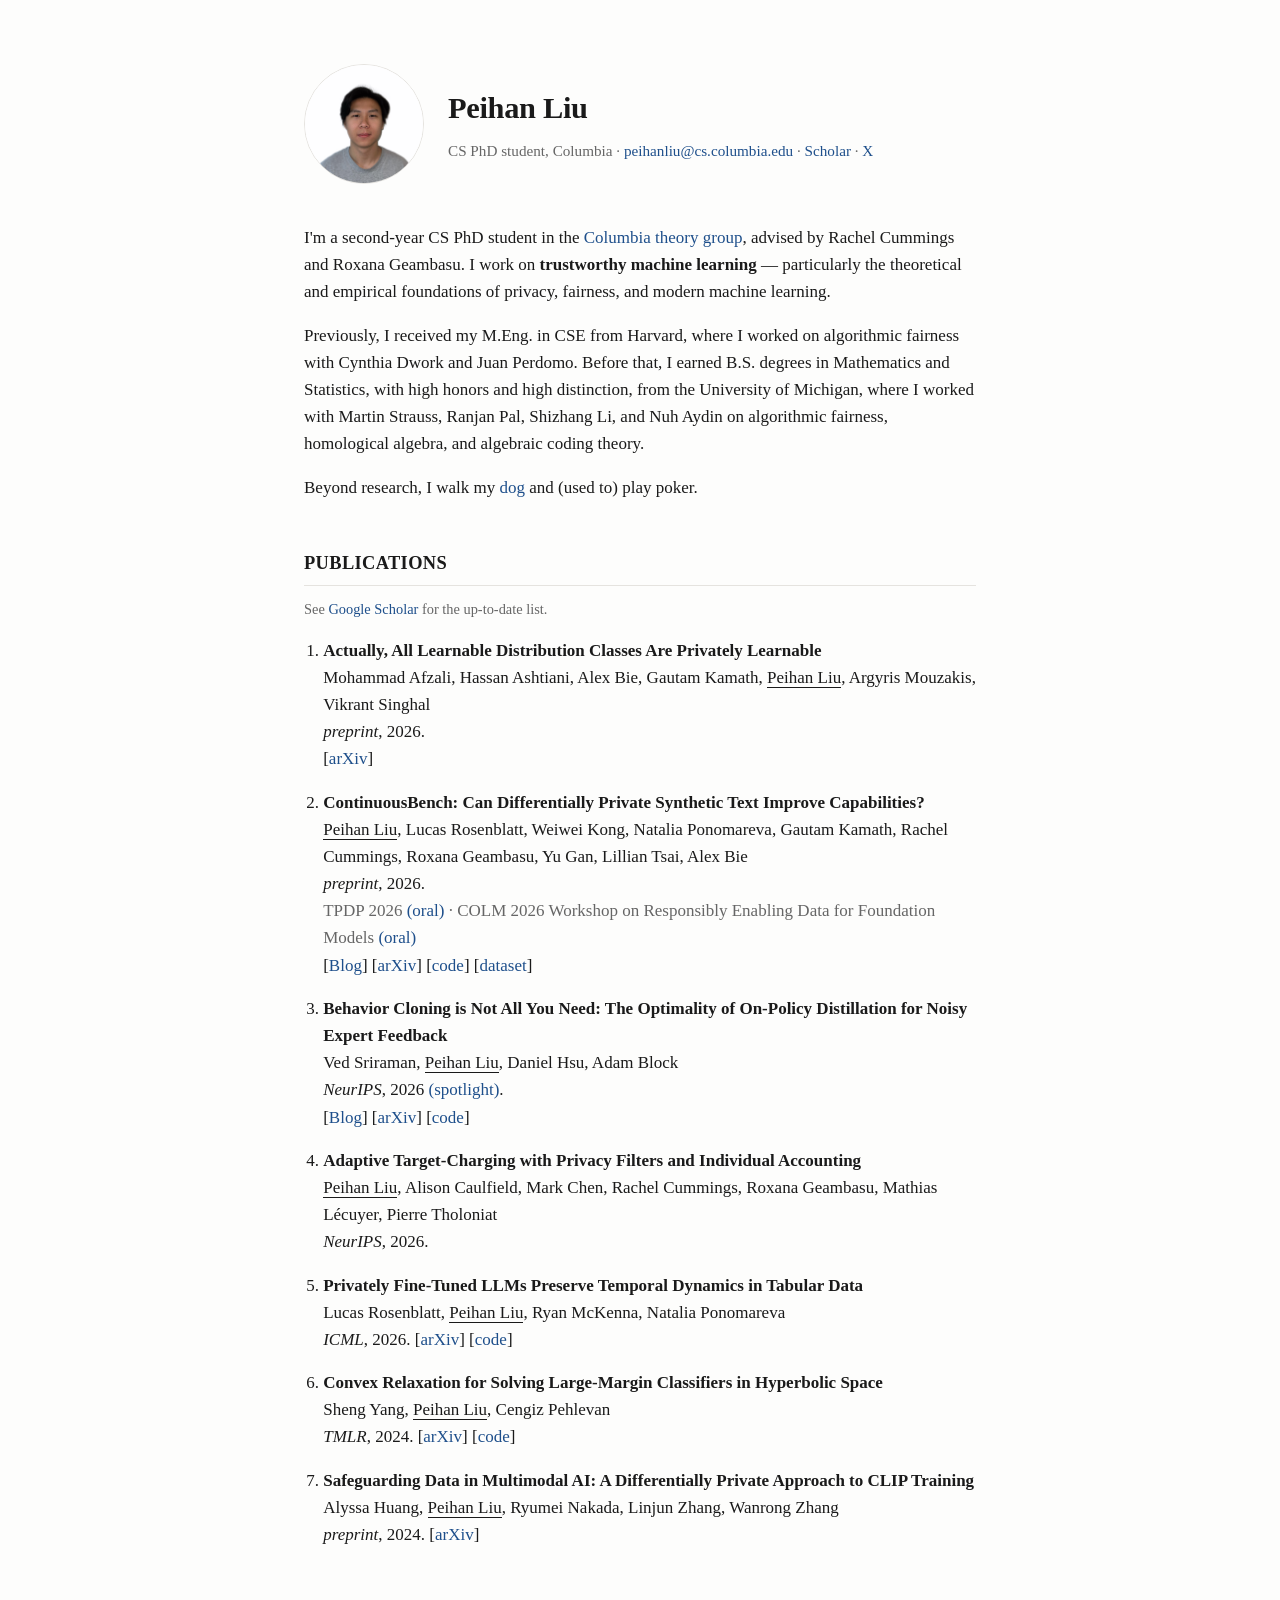
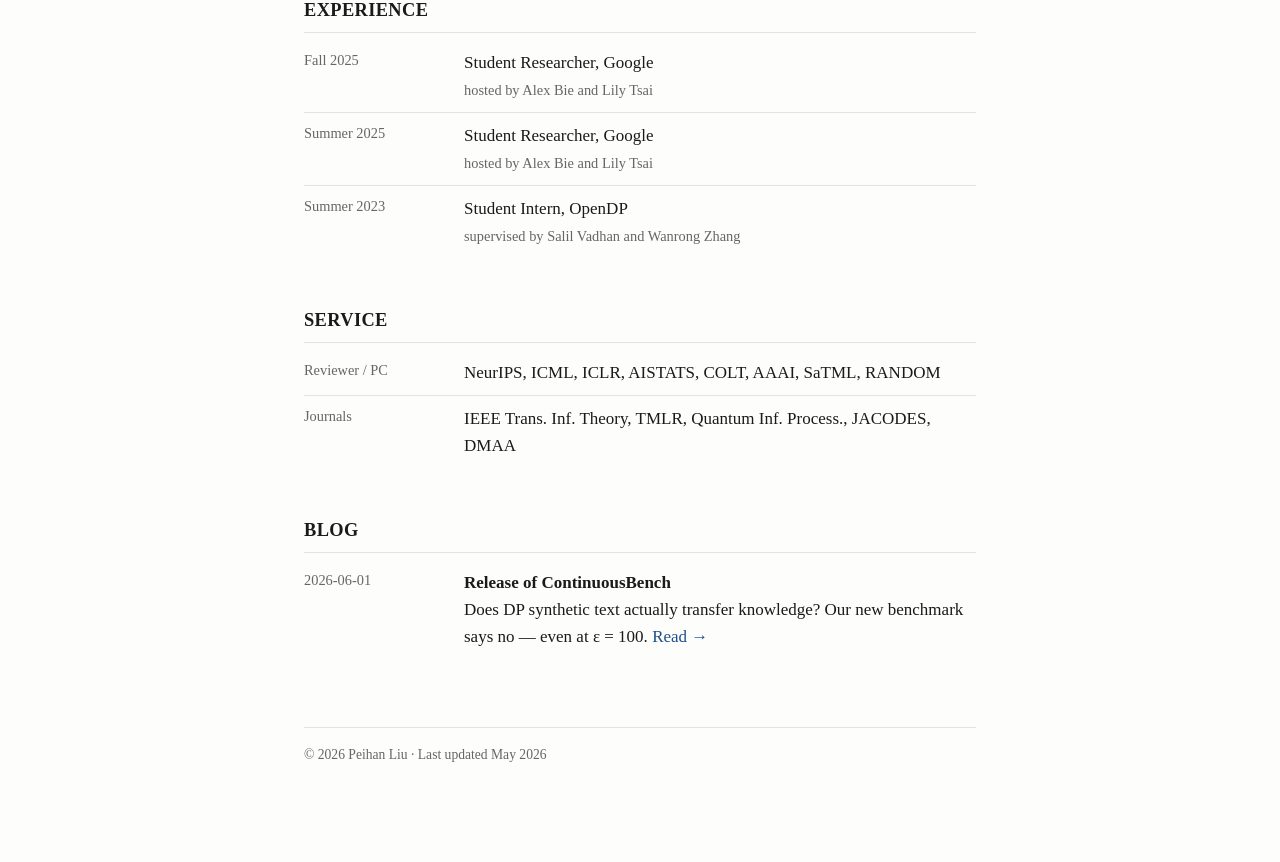
<file: index.html>
<!DOCTYPE html>
<html lang="en">
<head>
  <meta charset="UTF-8" />
  <meta name="viewport" content="width=device-width, initial-scale=1.0" />
  <title>Peihan Liu</title>
  <meta name="description" content="Peihan Liu — CS PhD student at Columbia. Trustworthy machine learning: privacy, fairness, and ML." />
  <link rel="stylesheet" href="styles.css" />
  <script type="application/ld+json">
  {
    "@context": "https://schema.org",
    "@type": "Person",
    "name": "Peihan Liu",
    "alternateName": "Peihan (Paul) Liu",
    "url": "https://peihanliu.com",
    "image": "https://peihanliu.com/assets/me.jpg",
    "jobTitle": "PhD Student",
    "affiliation": {
      "@type": "CollegeOrUniversity",
      "name": "Columbia University"
    },
    "alumniOf": [
      { "@type": "CollegeOrUniversity", "name": "Harvard University" },
      { "@type": "CollegeOrUniversity", "name": "University of Michigan" }
    ],
    "sameAs": [
      "https://scholar.google.com/citations?user=6rFSRd4AAAAJ",
      "https://www.linkedin.com/in/ph-liu/",
      "https://github.com/plau666",
      "https://x.com/_peihanliu"
    ]
  }
  </script>
</head>
<body>
  <main>

    <header>
      <img class="headshot" src="assets/me.jpg" alt="Peihan Liu"
           onerror="this.onerror=null;this.src='assets/me.svg';" />
      <div>
        <h1>Peihan Liu</h1>
        <p class="tagline">
          CS PhD student, Columbia ·
          <a href="mailto:peihanliu@cs.columbia.edu">peihanliu@cs.columbia.edu</a> ·
          <a href="https://scholar.google.com/citations?user=6rFSRd4AAAAJ">Scholar</a> ·
          <a href="https://x.com/_peihanliu">X</a>
          <!-- · <a href="https://www.linkedin.com/in/ph-liu/">LinkedIn</a> -->
        </p>
      </div>
    </header>

    <section id="bio">
      <p>
        I'm a second-year CS PhD student in the
        <a href="https://theory.cs.columbia.edu/">Columbia theory group</a>,
        advised by Rachel Cummings and Roxana Geambasu. I work on
        <strong>trustworthy machine learning</strong> — particularly the theoretical and empirical foundations of privacy, fairness, and modern machine learning.
      </p>
      <p>
        Previously, I received my M.Eng. in CSE from Harvard, where I worked on
        algorithmic fairness with Cynthia Dwork and Juan Perdomo. Before that, I earned
        B.S. degrees in Mathematics and Statistics, with high honors and high
        distinction, from the University of Michigan, where I worked with
        Martin Strauss, Ranjan Pal, Shizhang Li, and Nuh Aydin on
        algorithmic fairness, homological algebra, and algebraic coding theory.
      </p>
      <p>
        Beyond research, I walk my <a href="sake.html">dog</a> and (used to) play poker.
      </p>
    </section>

    <section id="publications">
      <h2>Publications</h2>
      <p class="hint">
        See <a href="https://scholar.google.com/citations?user=6rFSRd4AAAAJ">Google Scholar</a>
        for the up-to-date list.
      </p>
      <ol class="pubs">
        <li>
          <strong>Actually, All Learnable Distribution Classes Are Privately Learnable</strong><br />
          Mohammad Afzali, Hassan Ashtiani, Alex Bie, Gautam Kamath, <u>Peihan Liu</u>, Argyris Mouzakis, Vikrant Singhal <br />
          <em>preprint</em>, 2026.<br />
          <!-- <span class="also">TPDP 2026 <span class="tag">(oral)</span> &middot; COLM 2026 Workshop on Responsibly Enabling Data for Foundation Models <span class="tag">(oral)</span></span><br /> -->
          [<a href="https://arxiv.org/pdf/2610.28878">arXiv</a>]
        </li>
        <!-- <li>
          <strong>A Natively Differentially Private Foundation Model from Noisy Chebyshev Moments</strong><br />
          Lucas Rosenblatt, <u>Peihan Liu</u> <br />
          <em>preprint</em>, 2026.<br />
          <span class="also">TPDP 2026 <span class="tag">(oral)</span> &middot; COLM 2026 Workshop on Responsibly Enabling Data for Foundation Models <span class="tag">(oral)</span></span><br />
          [<a href="posts/continuousbench.html">Blog</a>] [<a href="https://arxiv.org/abs/2606.01849">arXiv</a>] [<a href="https://github.com/plau666/ContinuousBenchEval">code</a>] [<a href="https://huggingface.co/ContinuousBench">dataset</a>]
        </li> -->
        <li>
          <strong>ContinuousBench: Can Differentially Private Synthetic Text Improve Capabilities?</strong><br />
          <u>Peihan Liu</u>, Lucas Rosenblatt, Weiwei Kong, Natalia Ponomareva, Gautam Kamath, Rachel Cummings, Roxana Geambasu, Yu Gan, Lillian Tsai, Alex Bie<br />
          <em>preprint</em>, 2026.<br />
          <span class="also">TPDP 2026 <span class="tag">(oral)</span> &middot; COLM 2026 Workshop on Responsibly Enabling Data for Foundation Models <span class="tag">(oral)</span></span><br />
          [<a href="posts/continuousbench.html">Blog</a>] [<a href="https://arxiv.org/abs/2606.01849">arXiv</a>] [<a href="https://github.com/plau666/ContinuousBenchEval">code</a>] [<a href="https://huggingface.co/ContinuousBench">dataset</a>]
        </li>
        <li>
          <strong>Behavior Cloning is Not All You Need: The Optimality of On-Policy Distillation for Noisy Expert Feedback</strong><br />
          Ved Sriraman, <u>Peihan Liu</u>, Daniel Hsu, Adam Block<br />
          <em>NeurIPS</em>, 2026 <span class="tag">(spotlight)</span>.<br />
          [<a href="https://x.com/adam_block66985/status/2072336805958123733">Blog</a>] [<a href="https://arxiv.org/abs/2606.30923">arXiv</a>] [<a href="https://github.com/plau666/NAIL">code</a>]
        </li>
        <li>
          <strong>Adaptive Target-Charging with Privacy Filters and Individual Accounting</strong><br />
          <u>Peihan Liu</u>, Alison Caulfield, Mark Chen, Rachel Cummings, Roxana Geambasu, Mathias Lécuyer, Pierre Tholoniat<br />
          <em>NeurIPS</em>, 2026.
          <!-- [<a href="#">arXiv</a>] [<a href="#">code</a>] -->
        </li>
        <li>
          <strong>Privately Fine-Tuned LLMs Preserve Temporal Dynamics in Tabular Data</strong><br />
          Lucas Rosenblatt, <u>Peihan Liu</u>, Ryan McKenna, Natalia Ponomareva<br />
          <em>ICML</em>, 2026.
          [<a href="https://arxiv.org/pdf/2602.02766">arXiv</a>] [<a href="#">code</a>]
        </li>
        <li>
          <strong>Convex Relaxation for Solving Large-Margin Classifiers in Hyperbolic Space</strong><br />
          Sheng Yang, <u>Peihan Liu</u>, Cengiz Pehlevan<br />
          <em>TMLR</em>, 2024.
          [<a href="https://arxiv.org/abs/2405.17198">arXiv</a>] [<a href="https://github.com/yangshengaa/hsvm-relax">code</a>]
        </li>
        <li>
          <strong>Safeguarding Data in Multimodal AI: A Differentially Private Approach to CLIP Training</strong><br />
          Alyssa Huang, <u>Peihan Liu</u>, Ryumei Nakada, Linjun Zhang, Wanrong Zhang<br />
          <em>preprint</em>, 2024.
          [<a href="https://arxiv.org/pdf/2306.08173">arXiv</a>]
        </li>
      </ol>
    </section>

    <section id="experience">
      <h2>Experience</h2>
      <ul class="entries">
        <li>
          <span class="when">Fall 2025</span>
          <div>
            Student Researcher, Google<br />
            <span class="advisor">hosted by Alex Bie and Lily Tsai</span>
          </div>
        </li>
        <li>
          <span class="when">Summer 2025</span>
          <div>
            Student Researcher, Google<br />
            <span class="advisor">hosted by Alex Bie and Lily Tsai</span>
          </div>
        </li>
        <li>
          <span class="when">Summer 2023</span>
          <div>
            Student Intern, OpenDP<br />
            <span class="advisor">supervised by Salil Vadhan and Wanrong Zhang</span>
          </div>
        </li>
      </ul>
    </section>

    <section id="service">
      <h2>Service</h2>
      <ul class="entries">
        <li>
          <span class="when">Reviewer / PC</span>
          <div>NeurIPS, ICML, ICLR, AISTATS, COLT, AAAI, SaTML, RANDOM</div>
        </li>
        <li>
          <span class="when">Journals</span>
          <div>IEEE Trans. Inf. Theory, TMLR, Quantum Inf. Process., JACODES, DMAA</div>
        </li>
      </ul>
    </section>

    <section id="blog">
      <h2>Blog</h2>
      <ul class="posts">
        <li>
          <span class="when">2026-06-01</span>
          <div>
            <strong>Release of ContinuousBench</strong><br />
            Does DP synthetic text actually transfer knowledge? Our new benchmark says no — even at ε = 100.
            <a href="posts/continuousbench.html">Read &rarr;</a>
          </div>
        </li>
        <!-- <li>
          <span class="when">Coming soon</span>
          <div>
            <strong>Placeholder — a draft post title.</strong><br />
            One-line summary of what the post is about.
          </div>
        </li> -->
      </ul>
    </section>

    <footer>
      <p>
        &copy; <span id="year">2026</span> Peihan Liu ·
        Last updated <time datetime="2026-05-15">May 2026</time>
      </p>
    </footer>

  </main>
  <script>
    document.getElementById('year').textContent = new Date().getFullYear();
  </script>
  <script data-goatcounter="https://peihanliu.goatcounter.com/count"
          async src="//gc.zgo.at/count.js"></script>
</body>
</html>
</file>
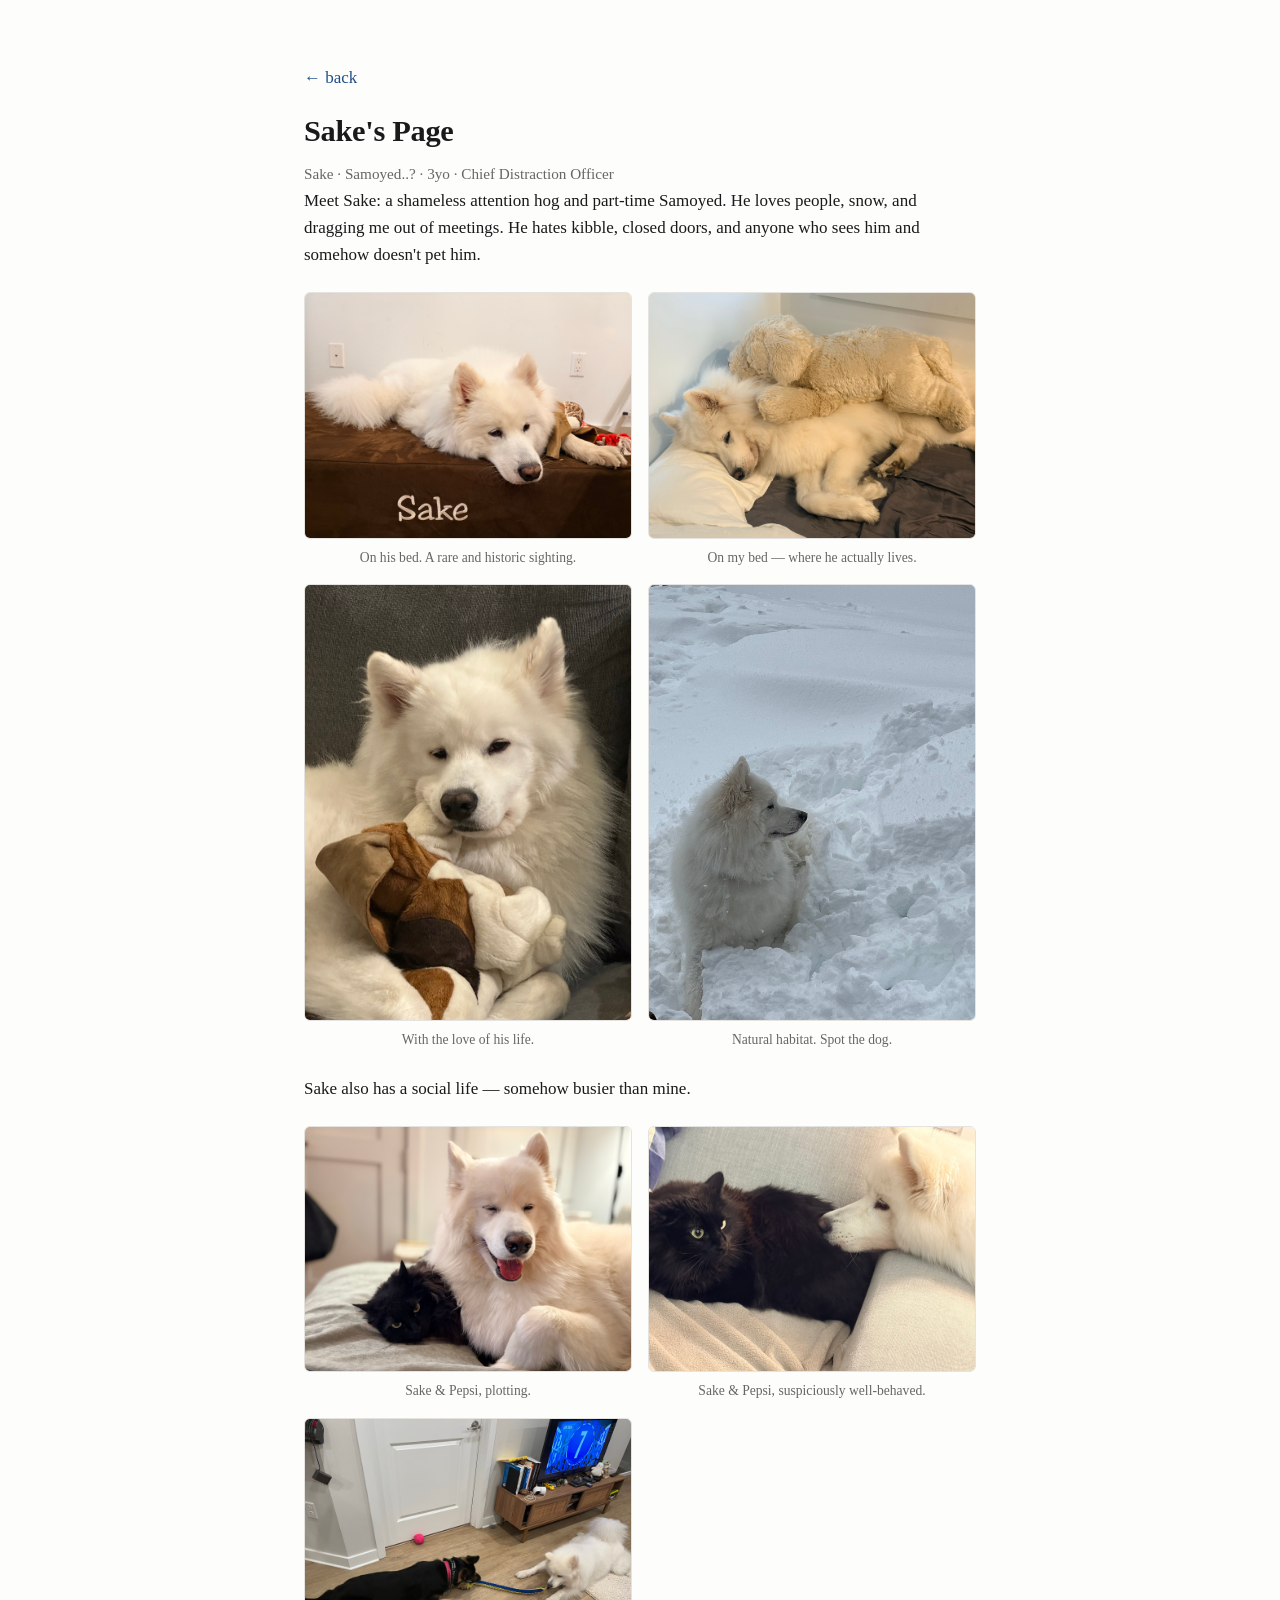
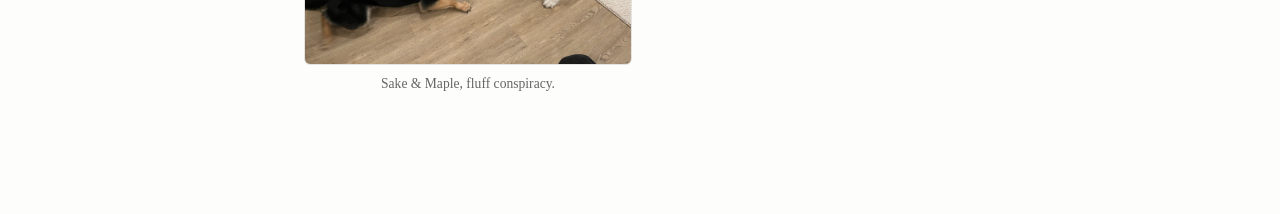
<file: dog.html>
<!DOCTYPE html>
<html lang="en">
<head>
  <meta charset="UTF-8" />
  <meta name="viewport" content="width=device-width, initial-scale=1.0" />
  <title>My dog — Peihan Liu</title>
  <link rel="stylesheet" href="styles.css" />
</head>
<body>
  <main>
    <p><a href="index.html">&larr; back</a></p>

    <article>
      <h1>Sake's Page</h1>
      <p class="tagline">Sake · Samoyed..? · 3yo · Chief Distraction Officer</p>

      <p>
        Meet Sake: a shameless attention hog and part-time Samoyed. 
        He loves people, snow, and dragging me out of meetings. 
        He hates kibble, closed doors, and anyone who sees him and somehow doesn't pet him.
      </p>

      <div class="gallery">
        <figure>
          <img src="assets/IMG_0464.jpg" alt="Sake on his bed" />
          <figcaption>On his bed. A rare and historic sighting.</figcaption>
        </figure>
        <figure>
          <img src="assets/IMG_0659.jpg" alt="Sake on my bed" />
          <figcaption>On my bed — where he actually lives.</figcaption>
        </figure>
        <figure>
          <img src="assets/IMG_3031.jpg" alt="Sake with his toy" />
          <figcaption>With the love of his life.</figcaption>
        </figure>
        <figure>
          <img src="assets/IMG_3864.jpg" alt="Sake in the snow" />
          <figcaption>Natural habitat. Spot the dog.</figcaption>
        </figure>
      </div>

      <p>
        Sake also has a social life — somehow busier than mine.
      </p>

      <div class="gallery">
        <figure>
          <img src="assets/IMG_0316.jpg" alt="Sake and Pepsi" />
          <figcaption>Sake &amp; Pepsi, plotting.</figcaption>
        </figure>
        <figure>
          <img src="assets/IMG_0035.jpg" alt="Sake and Pepsi" />
          <figcaption>Sake &amp; Pepsi, suspiciously well-behaved.</figcaption>
        </figure>
        <figure>
          <img src="assets/IMG_3702.jpg" alt="Sake and Maple" />
          <figcaption>Sake &amp; Maple, fluff conspiracy.</figcaption>
        </figure>
      </div>
    </article>
  </main>
  <script data-goatcounter="https://YOUR-CODE.goatcounter.com/count"
          async src="//gc.zgo.at/count.js"></script>
</body>
</html>
</file>
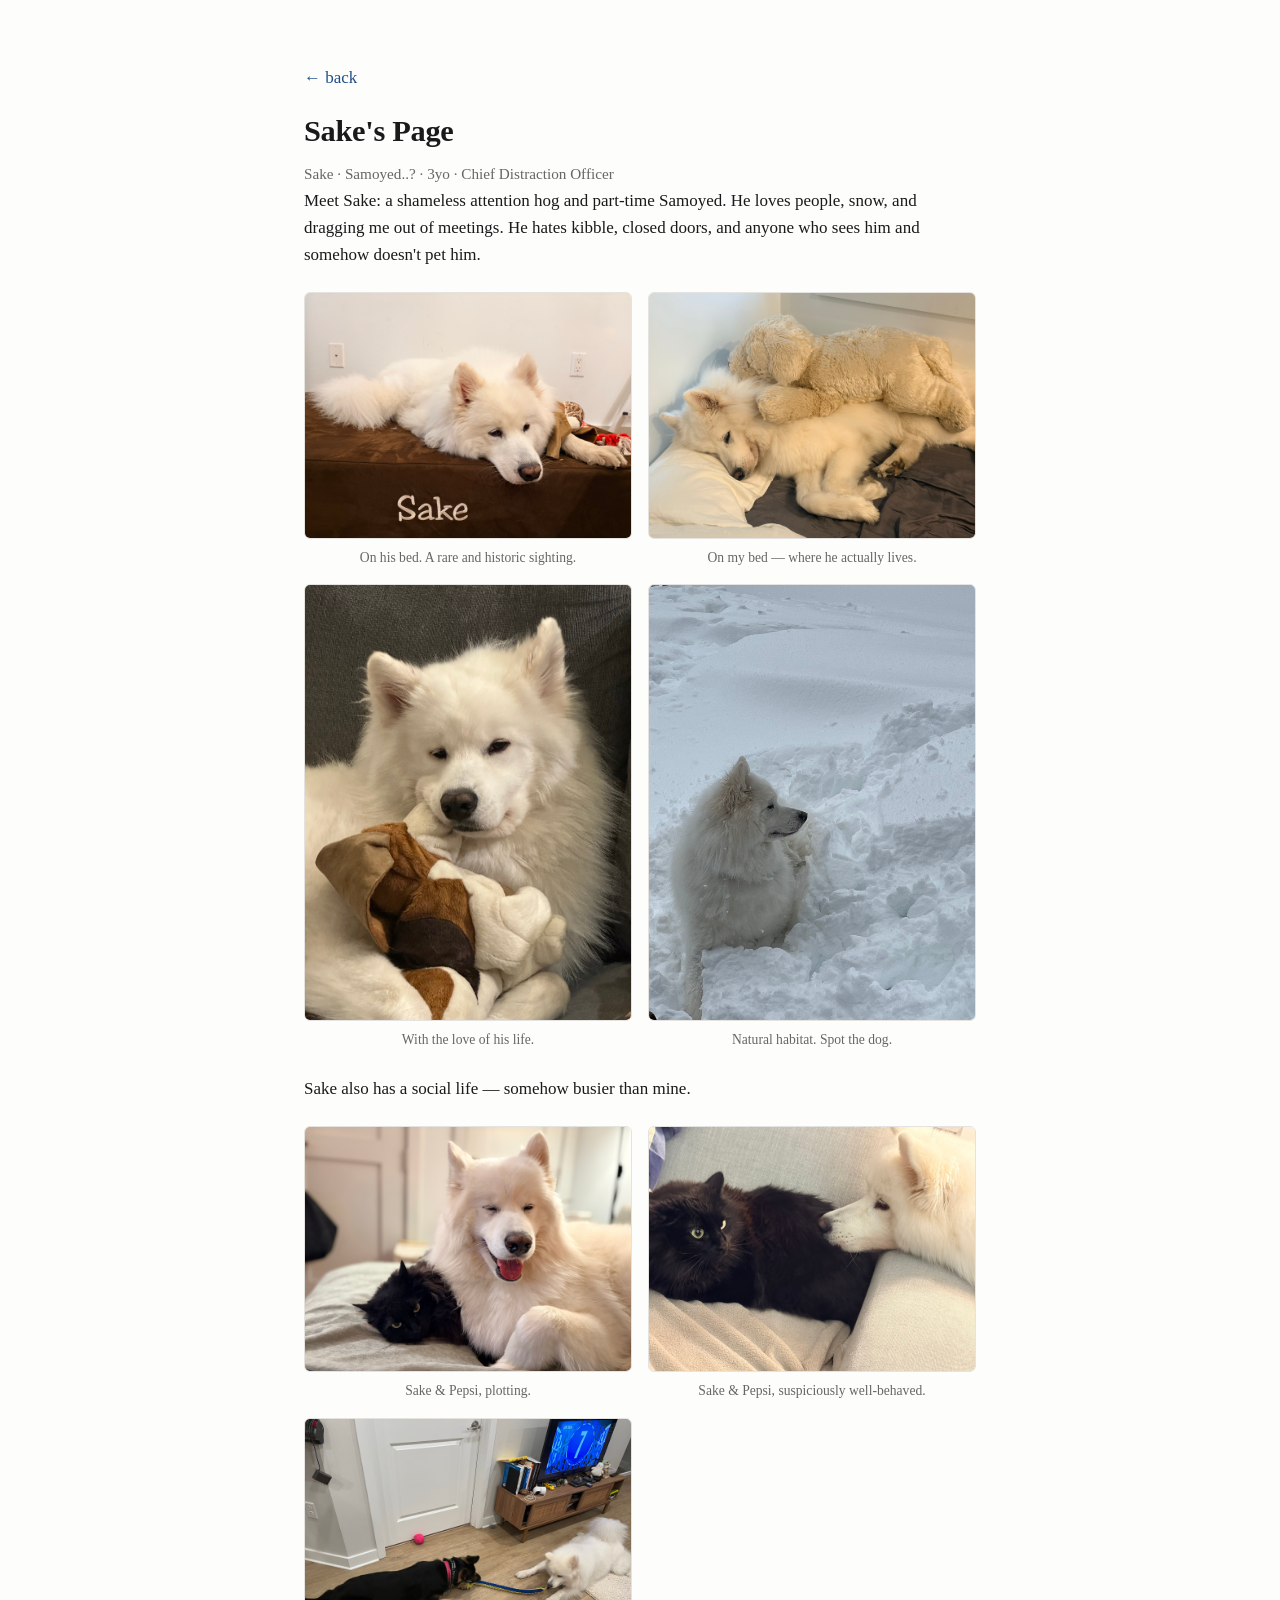
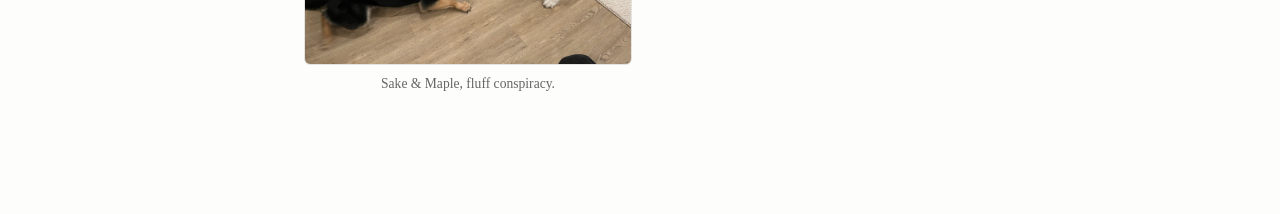
<file: sake.html>
<!DOCTYPE html>
<html lang="en">
<head>
  <meta charset="UTF-8" />
  <meta name="viewport" content="width=device-width, initial-scale=1.0" />
  <title>Sake's page</title>
  <link rel="stylesheet" href="styles.css" />
</head>
<body>
  <main>
    <p><a href="index.html">&larr; back</a></p>

    <article>
      <h1>Sake's Page</h1>
      <p class="tagline">Sake · Samoyed..? · 3yo · Chief Distraction Officer</p>

      <p>
        Meet Sake: a shameless attention hog and part-time Samoyed. 
        He loves people, snow, and dragging me out of meetings. 
        He hates kibble, closed doors, and anyone who sees him and somehow doesn't pet him.
      </p>

      <div class="gallery">
        <figure>
          <img src="assets/IMG_0464.jpg" alt="Sake on his bed" />
          <figcaption>On his bed. A rare and historic sighting.</figcaption>
        </figure>
        <figure>
          <img src="assets/IMG_0659.jpg" alt="Sake on my bed" />
          <figcaption>On my bed — where he actually lives.</figcaption>
        </figure>
        <figure>
          <img src="assets/IMG_3031.jpg" alt="Sake with his toy" />
          <figcaption>With the love of his life.</figcaption>
        </figure>
        <figure>
          <img src="assets/IMG_3864.jpg" alt="Sake in the snow" />
          <figcaption>Natural habitat. Spot the dog.</figcaption>
        </figure>
      </div>

      <p>
        Sake also has a social life — somehow busier than mine.
      </p>

      <div class="gallery">
        <figure>
          <img src="assets/IMG_0316.jpg" alt="Sake and Pepsi" />
          <figcaption>Sake &amp; Pepsi, plotting.</figcaption>
        </figure>
        <figure>
          <img src="assets/IMG_0035.jpg" alt="Sake and Pepsi" />
          <figcaption>Sake &amp; Pepsi, suspiciously well-behaved.</figcaption>
        </figure>
        <figure>
          <img src="assets/IMG_3702.jpg" alt="Sake and Maple" />
          <figcaption>Sake &amp; Maple, fluff conspiracy.</figcaption>
        </figure>
      </div>
    </article>
  </main>
  <script data-goatcounter="https://peihanliu.goatcounter.com/count"
          async src="//gc.zgo.at/count.js"></script>
</body>
</html>
</file>
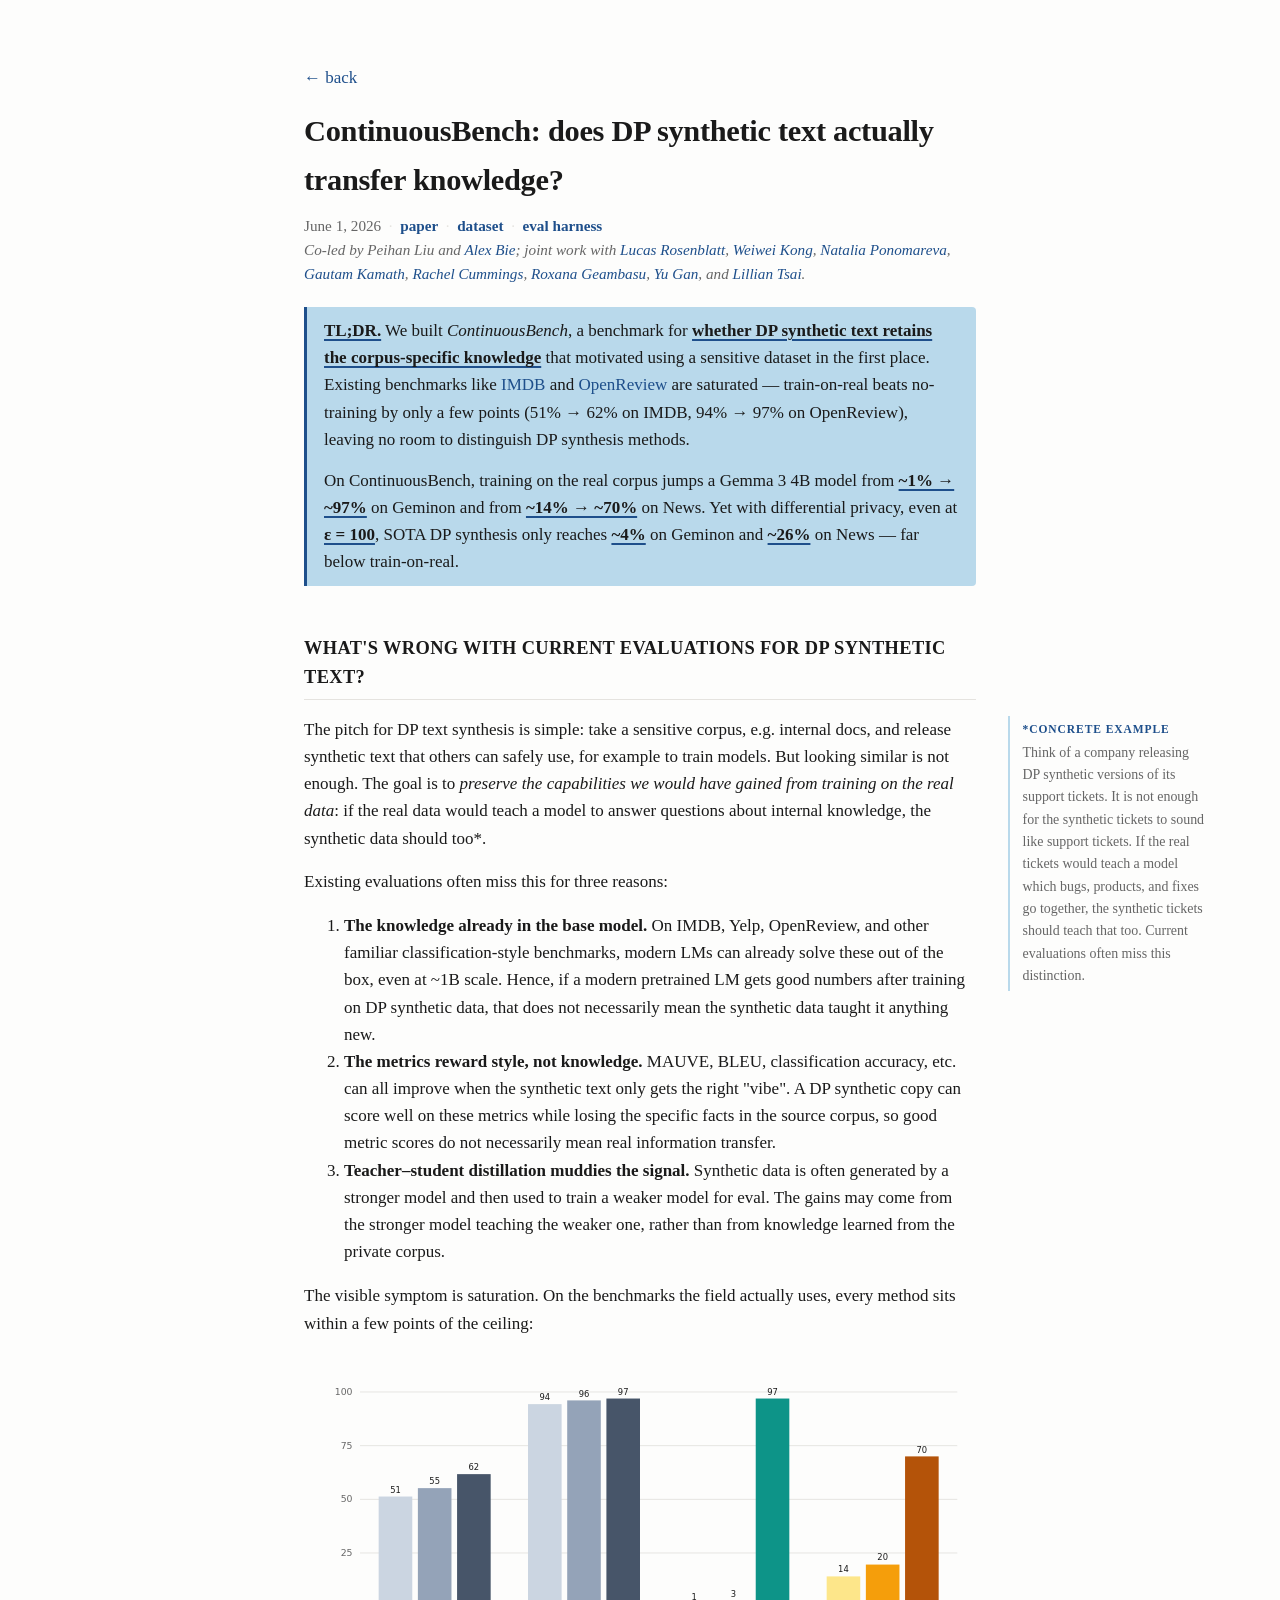
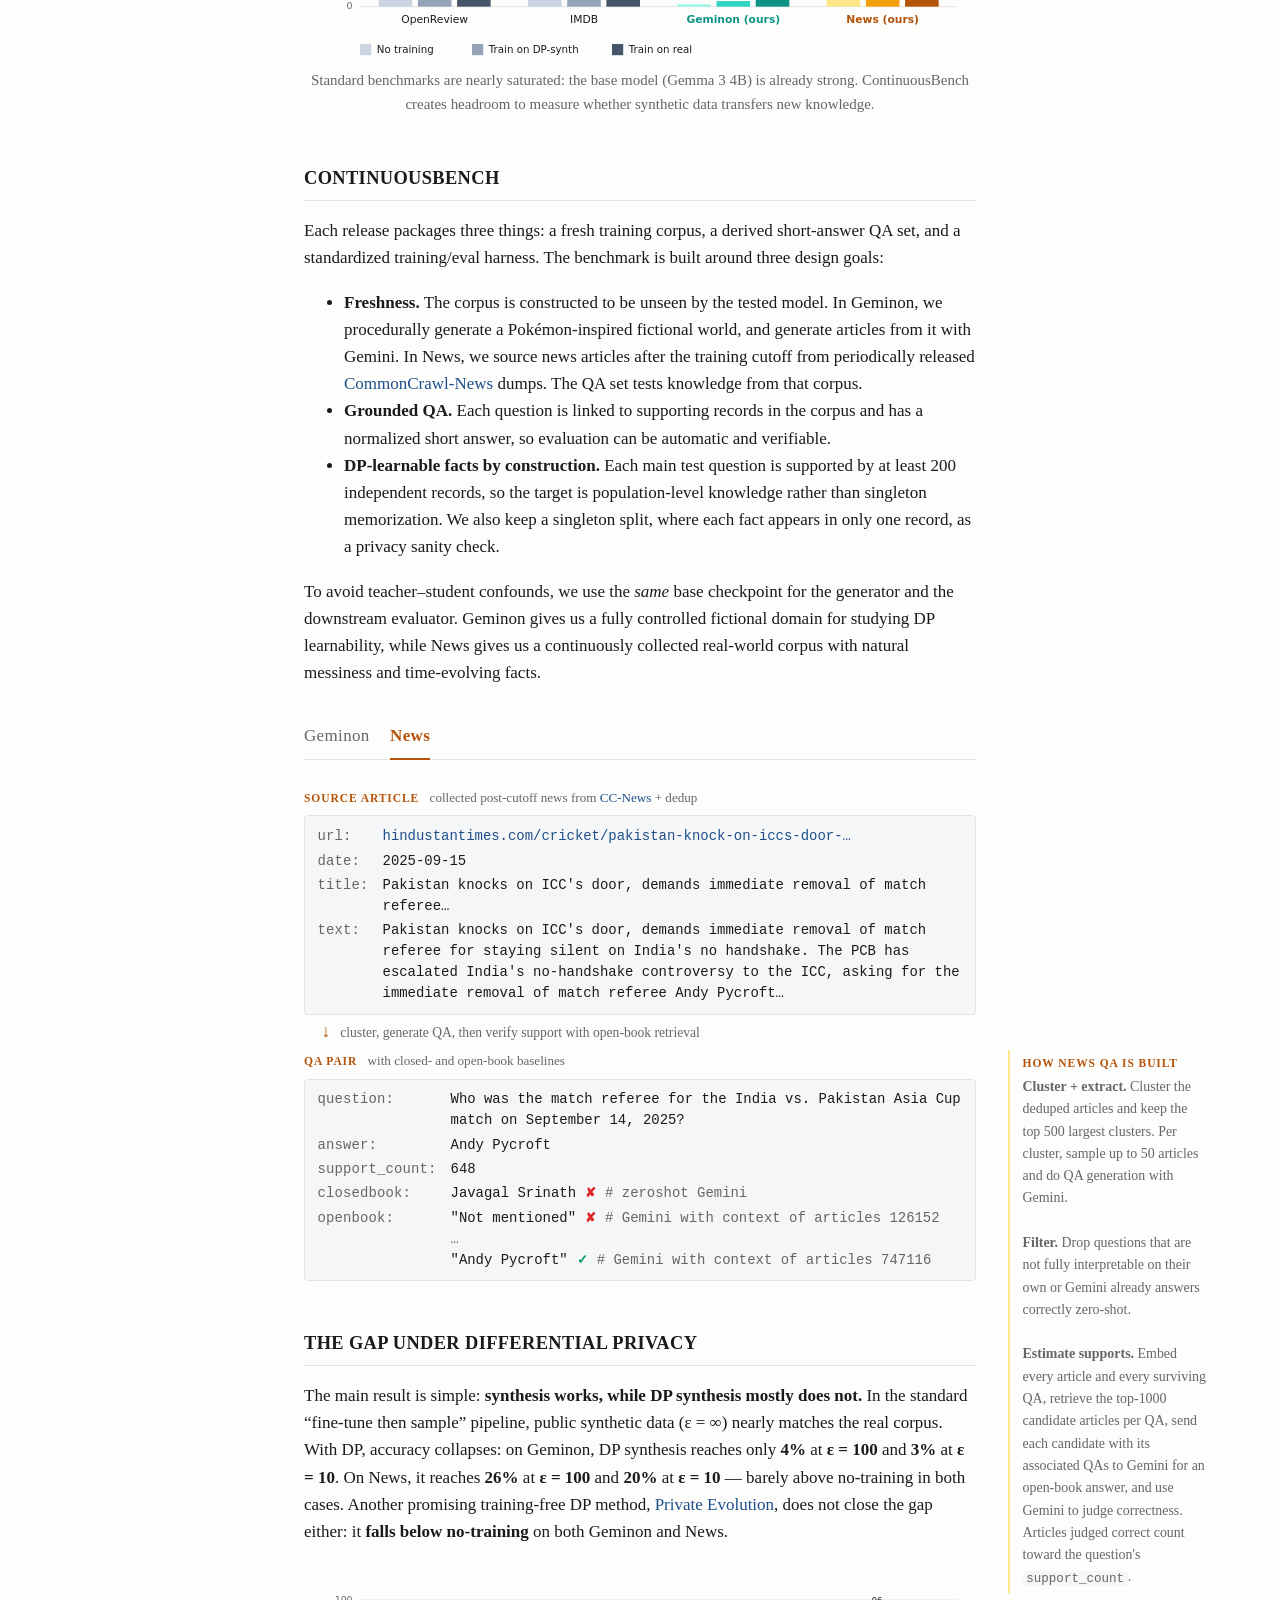
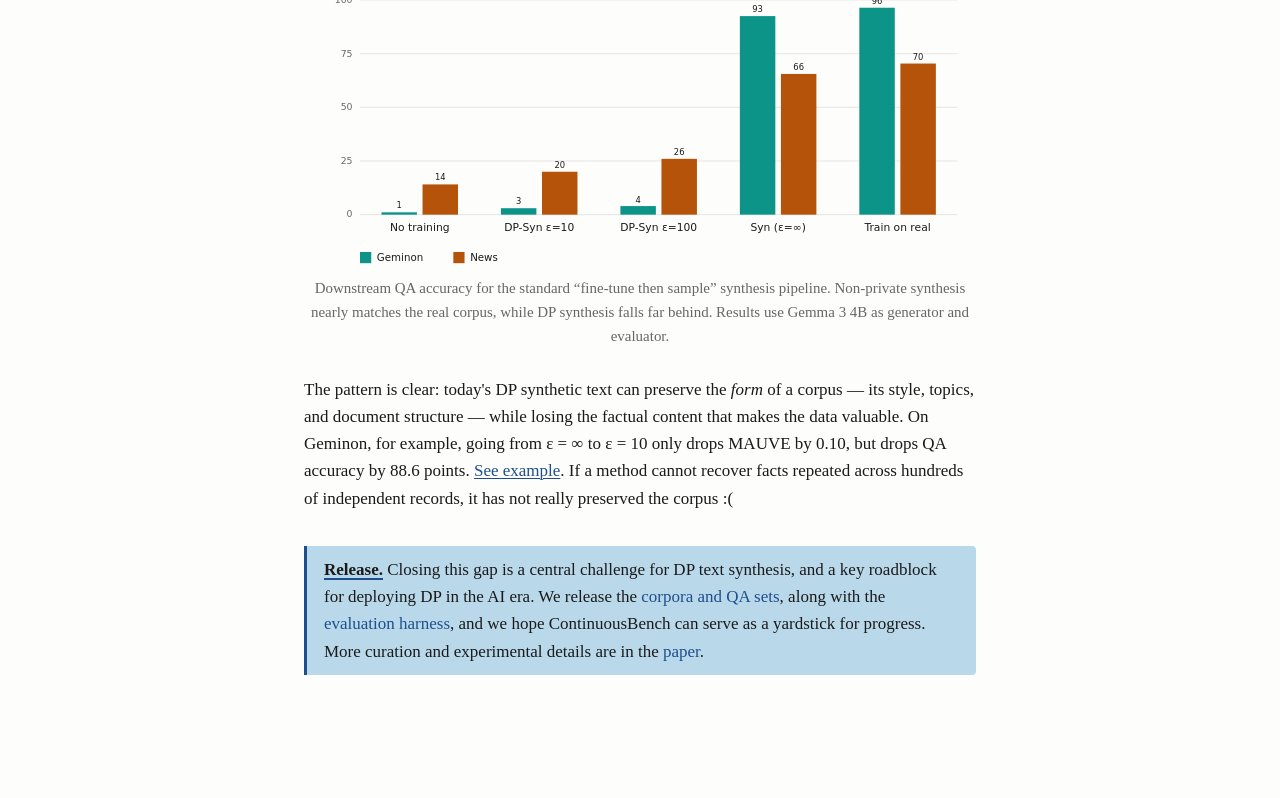
<file: posts/2026-05-14-CB.html>
<!DOCTYPE html>
<html lang="en">
<head>
  <meta charset="UTF-8" />
  <meta name="viewport" content="width=device-width, initial-scale=1.0" />
  <title>ContinuousBench — Peihan Liu</title>
  <link rel="stylesheet" href="../styles.css" />
  <style>
    :root {
      --code-bg: #f5f6f7;
      /* benchmark color encodes track; shade encodes training regime */
      /* old Columbia-blue Geminon palette: */
      /* --gem-1: #b9d9eb;  --gem-2: #6cace4;  --gem-3: #1e4f8b; */
      --gem-1:  #99f6e4;  --gem-2:  #2dd4bf;  --gem-3:  #0d9488;
      --news-1: #fde68a;  --news-2: #f59e0b;  --news-3: #b45309;
      --gray-1: #cbd5e1;  --gray-2: #94a3b8;  --gray-3: #475569;
    }
    @media (prefers-color-scheme: dark) {
      :root {
        --code-bg: #1c1c1b;
        /* old Columbia-blue Geminon palette: */
        /* --gem-1: #1e4f8b;  --gem-2: #6cace4;  --gem-3: #9bcbeb; */
        --gem-1:  #0d9488;  --gem-2:  #2dd4bf;  --gem-3:  #5eead4;
        --news-1: #78350f;  --news-2: #d97706;  --news-3: #fbbf24;
        --gray-1: #475569;  --gray-2: #94a3b8;  --gray-3: #cbd5e1;
      }
    }

    article figure { margin: 1.6em 0; }
    article figure svg { display: block; width: 100%; height: auto; max-width: 720px; margin: 0 auto; }
    article figcaption { color: var(--muted); font-size: 0.88em; text-align: center; margin-top: 0.4em; }

    .tldr {
      border-left: 3px solid var(--accent);
      background: var(--accent-soft);
      padding: 0.6em 1em;
      margin: 1.2em 0 1.6em;
      border-radius: 0 4px 4px 0;
    }
    .tldr p { margin: 0; }
    .tldr p + p { margin-top: 0.8em; }
    .tldr strong {
      color: var(--fg);
      font-weight: 700;
      text-decoration: underline;
      text-decoration-color: var(--accent);
      text-decoration-thickness: 2px;
      text-underline-offset: 3px;
    }

    .byline-meta { margin-top: 0.6em; }
    .byline-meta .byline-sep { color: var(--rule); margin: 0 0.25em; }

        .release {
      border-left: 3px solid var(--accent);
      background: var(--accent-soft);
      padding: 0.6em 1em;
      margin: 2em 0 1.6em;
      border-radius: 0 4px 4px 0;
    }
    .release p { margin: 0; }
    .release strong {
      color: var(--fg);
      font-weight: 700;
      text-decoration: underline;
      text-decoration-color: var(--accent);
      text-decoration-thickness: 2px;
      text-underline-offset: 3px;
    }

    .pipeline { margin: 1.6em 0; }
    .step { margin: 0; }
    .step-label {
      display: block;
      font-size: 0.72rem;
      letter-spacing: 0.08em;
      text-transform: uppercase;
      color: var(--accent);
      font-weight: 700;
      margin-bottom: 0.35rem;
    }
    .step-label .step-note {
      color: var(--muted);
      font-weight: 400;
      text-transform: none;
      letter-spacing: 0;
      font-size: 0.82rem;
      margin-left: 0.5em;
    }
    .step pre {
      background: var(--code-bg);
      border: 1px solid var(--rule);
      border-radius: 4px;
      padding: 0.7em 0.9em;
      margin: 0;
      font-size: 0.82em;
      line-height: 1.5;
      white-space: pre-wrap;
      word-break: break-word;
      color: var(--fg);
      font-family: ui-monospace, SFMono-Regular, Menlo, Consolas, monospace;
    }
    .step pre.prose {
      font-family: inherit;
      font-size: 0.92em;
      font-style: italic;
      line-height: 1.6;
    }
    .step-arrow {
      display: block;
      color: var(--accent);
      font-size: 1.1rem;
      margin: 0.5em 0 0.5em 1em;
      line-height: 1;
    }
    .step-arrow span {
      color: var(--muted);
      font-size: 0.85rem;
      margin-left: 0.4em;
    }

    .tabs { margin: 1.6em 0; }
    .tab-bar {
      display: flex;
      gap: 1.2em;
      border-bottom: 1px solid var(--rule);
      margin-bottom: 1.1em;
    }
    .tab-btn {
      background: none;
      border: none;
      padding: 0.5em 0;
      margin-bottom: -1px;
      font: inherit;
      color: var(--muted);
      cursor: pointer;
      border-bottom: 2px solid transparent;
      letter-spacing: 0.02em;
    }
    .tab-btn:hover { color: var(--fg); }
    .tab-btn[aria-selected="true"] {
      color: var(--accent);
      border-bottom-color: var(--accent);
      font-weight: 600;
    }
    #tab-news[aria-selected="true"] {
      color: var(--news-3);
      border-bottom-color: var(--news-3);
    }
    #tab-geminon[aria-selected="true"] {
      color: var(--gem-3);
      border-bottom-color: var(--gem-3);
    }
    .tab-panel[hidden] { display: none; }

    /* News panel uses amber accents to match its tab */
    #panel-news .step-label,
    #panel-news .step-arrow,
    #panel-news .sidenote-label { color: var(--news-3); }
    #panel-news .sidenote { border-left-color: var(--news-1); }

    /* Geminon panel uses teal accents to match its tab + chart */
    #panel-geminon .step-label,
    #panel-geminon .step-arrow,
    #panel-geminon .sidenote-label { color: var(--gem-3); }
    #panel-geminon .sidenote { border-left-color: var(--gem-1); }

    /* SVG chart styles — theme-aware */
    .chart .grid { stroke: var(--rule); stroke-width: 1; }
    .chart .ax   { stroke: var(--rule); stroke-width: 1; }
    .chart .tk   { fill: var(--muted); font: 10px -apple-system, system-ui, sans-serif; }
    .chart .xl   { fill: var(--fg); font: 11.5px -apple-system, system-ui, sans-serif; text-anchor: middle; }
    .chart .xl.gem-label  { font-weight: 600; fill: var(--gem-3); }
    .chart .xl.news-label { font-weight: 600; fill: var(--news-3); }
    .chart .vl   { fill: var(--fg); font: 9px -apple-system, system-ui, sans-serif; text-anchor: middle; }
    .chart .lg   { fill: var(--fg); font: 11px -apple-system, system-ui, sans-serif; }
    .chart .gem-1  { fill: var(--gem-1); }
    .chart .gem-2  { fill: var(--gem-2); }
    .chart .gem-3  { fill: var(--gem-3); }
    .chart .news-1 { fill: var(--news-1); }
    .chart .news-2 { fill: var(--news-2); }
    .chart .news-3 { fill: var(--news-3); }
    .chart .gray-1 { fill: var(--gray-1); }
    .chart .gray-2 { fill: var(--gray-2); }
    .chart .gray-3 { fill: var(--gray-3); }

    article code { background: var(--code-bg); padding: 0.05em 0.3em; border-radius: 3px; font-size: 0.9em; }

    .sidenote pre {
      background: var(--code-bg);
      border: 1px solid var(--rule);
      border-radius: 4px;
      padding: 0.7em 0.9em;
      margin: 0.55em 0 0 0;
      font-size: 0.82em;
      line-height: 1.5;
      white-space: pre-wrap;
      word-break: break-word;
      color: var(--fg);
      font-family: ui-monospace, SFMono-Regular, Menlo, Consolas, monospace;
    }

    .preview {
      display: grid;
      grid-template-columns: max-content 1fr;
      column-gap: 1em;
      row-gap: 0.25em;
      margin: 0.55em 0 0;
      padding: 0.7em 0.9em;
      font-family: ui-monospace, SFMono-Regular, Menlo, Consolas, monospace;
      font-size: 0.82em;
      line-height: 1.5;
      background: var(--code-bg);
      border: 1px solid var(--rule);
      border-radius: 4px;
    }
    .preview dt {
      font-weight: 400;
      color: var(--muted);
      letter-spacing: 0.01em;
      align-self: baseline;
    }
    .preview dt::after { content: ":"; }
    .preview dd { margin: 0; color: var(--fg); align-self: baseline; }
    .preview .muted { color: var(--muted); }
    .preview + .preview { margin-top: 0.4em; }
    .preview-more {
      margin: 0.5em 0 0;
      padding: 0 0.9em;
      color: var(--muted);
      font-family: ui-monospace, SFMono-Regular, Menlo, Consolas, monospace;
      font-size: 0.82em;
      text-align: center;
    }

    details.example { margin: 0.55em 0 0; }
    details.example > summary {
      cursor: pointer;
      color: var(--accent);
      font-size: 0.92em;
      list-style: none;
      display: inline-flex;
      align-items: center;
      gap: 0.4em;
      user-select: none;
    }
    details.example > summary::-webkit-details-marker { display: none; }
    details.example > summary::before {
      content: "▸";
      font-size: 0.85em;
      transition: transform 0.15s ease;
    }
    details.example[open] > summary::before { transform: rotate(90deg); }
    details.example[open] > .preview { margin-top: 0.5em; }

    .inline-expand {
      background: none;
      border: none;
      padding: 0;
      margin: 0;
      font: inherit;
      color: var(--accent);
      cursor: pointer;
      text-decoration: underline;
      text-decoration-thickness: 1px;
      text-underline-offset: 2px;
    }
    .inline-expand:hover { text-decoration-thickness: 2px; }
    .inline-expand[aria-expanded="true"]::after { content: " (hide)"; color: var(--muted); }
    .expandable[hidden] { display: none; }
    .expandable {
      margin: 0.9em 0 1.4em;
      padding: 0.2em 0 0.2em 1em;
      border-left: 3px solid var(--accent);
    }
    .expandable > p:first-of-type { margin-top: 0; }
    .expandable > :last-child { margin-bottom: 0; }
    .expandable-label {
      display: block;
      font-size: 0.72rem;
      letter-spacing: 0.08em;
      text-transform: uppercase;
      color: var(--accent);
      font-weight: 700;
      margin-bottom: 0.4em;
    }

        .wrong {
      background: rgba(220, 38, 38, 0.18);
      border-radius: 2px;
      padding: 0 0.15em;
      cursor: help;
      position: relative;
    }
    .wrong:hover::after,
    .wrong:focus::after {
      content: attr(title);
      position: absolute;
      bottom: calc(100% + 6px);
      left: 50%;
      transform: translateX(-50%);
      width: max-content;
      max-width: 240px;
      background: var(--fg);
      color: var(--bg);
      padding: 0.4em 0.65em;
      border-radius: 4px;
      font: 400 0.82em/1.35 -apple-system, system-ui, sans-serif;
      font-style: normal;
      white-space: normal;
      text-align: left;
      z-index: 20;
      pointer-events: none;
      box-shadow: 0 4px 12px rgba(0, 0, 0, 0.18);
    }
    @media (prefers-color-scheme: dark) {
      .preview {
      display: grid;
      grid-template-columns: max-content 1fr;
      column-gap: 1em;
      row-gap: 0.25em;
      margin: 0.55em 0 0;
      padding: 0.7em 0.9em;
      font-family: ui-monospace, SFMono-Regular, Menlo, Consolas, monospace;
      font-size: 0.82em;
      line-height: 1.5;
      background: var(--code-bg);
      border: 1px solid var(--rule);
      border-radius: 4px;
    }
    .preview dt {
      font-weight: 400;
      color: var(--muted);
      letter-spacing: 0.01em;
      align-self: baseline;
    }
    .preview dt::after { content: ":"; }
    .preview dd { margin: 0; color: var(--fg); align-self: baseline; }
    .preview .muted { color: var(--muted); }
    .preview + .preview { margin-top: 0.4em; }
    .preview-more {
      margin: 0.5em 0 0;
      padding: 0 0.9em;
      color: var(--muted);
      font-family: ui-monospace, SFMono-Regular, Menlo, Consolas, monospace;
      font-size: 0.82em;
      text-align: center;
    }

    details.example { margin: 0.55em 0 0; }
    details.example > summary {
      cursor: pointer;
      color: var(--accent);
      font-size: 0.92em;
      list-style: none;
      display: inline-flex;
      align-items: center;
      gap: 0.4em;
      user-select: none;
    }
    details.example > summary::-webkit-details-marker { display: none; }
    details.example > summary::before {
      content: "▸";
      font-size: 0.85em;
      transition: transform 0.15s ease;
    }
    details.example[open] > summary::before { transform: rotate(90deg); }
    details.example[open] > .preview { margin-top: 0.5em; }

    .inline-expand {
      background: none;
      border: none;
      padding: 0;
      margin: 0;
      font: inherit;
      color: var(--accent);
      cursor: pointer;
      text-decoration: underline;
      text-decoration-thickness: 1px;
      text-underline-offset: 2px;
    }
    .inline-expand:hover { text-decoration-thickness: 2px; }
    .inline-expand[aria-expanded="true"]::after { content: " (hide)"; color: var(--muted); }
    .expandable[hidden] { display: none; }
    .expandable {
      margin: 0.9em 0 1.4em;
      padding: 0.2em 0 0.2em 1em;
      border-left: 3px solid var(--accent);
    }
    .expandable > p:first-of-type { margin-top: 0; }
    .expandable > :last-child { margin-bottom: 0; }
    .expandable-label {
      display: block;
      font-size: 0.72rem;
      letter-spacing: 0.08em;
      text-transform: uppercase;
      color: var(--accent);
      font-weight: 700;
      margin-bottom: 0.4em;
    }

        .wrong { background: rgba(248, 113, 113, 0.25); }
        .x     { color: #f87171; }
        .check { color: #34d399; }
    }

    .x, .check {
      font-weight: 700;
      font-size: 0.95em;
      padding: 0 0.05em;
    }
    .x     { color: #dc2626; }
    .check { color: #059669; }

        .sidenote {
      font-size: 0.88em;
      color: var(--muted);
      border-left: 2px solid var(--accent-soft);
      padding: 0.4em 0 0.4em 1em;
      margin: 1em 0 1.4em;
    }
    .sidenote-label {
      display: block;
      font-size: 0.72rem;
      letter-spacing: 0.08em;
      text-transform: uppercase;
      color: var(--accent);
      font-weight: 700;
      margin-bottom: 0.3em;
    }
    .aside-anchor { position: relative; }
    .step { position: relative; }

    /* Wide-viewport: float sidenotes into the right margin (Tufte style) */
    @media (min-width: 1180px) {
      .aside-anchor > .sidenote,
      .step > .sidenote {
        position: absolute;
        top: 0;
        left: 100%;
        margin: 0 0 0 32px;
        width: 200px;
        padding: 0.3em 0 0.3em 0.9em;
        font-size: 0.82em;
      }
    }
  </style>
</head>
<body>
  <main>
    <p><a href="../index.html">&larr; back</a></p>
    <article>
      <h1>ContinuousBench: does DP synthetic text actually transfer knowledge?</h1>
      <p class="tagline byline-meta">
        <time datetime="2026-05-15">June 1, 2026</time>
        <span class="byline-sep">·</span>
        <a href="#"><strong>paper</strong></a>
        <span class="byline-sep">·</span>
        <a href="https://huggingface.co/ContinuousBench"><strong>dataset</strong></a>
        <span class="byline-sep">·</span>
        <a href="https://github.com/plau666/ContinuousBenchEval"><strong>eval harness</strong></a>
      </p>
      <p class="tagline">
        <em>Co-led by Peihan Liu and <a href="https://alexbie98.github.io/">Alex Bie</a>;
          joint work with
          <a href="https://lucasrosenblatt.com/">Lucas Rosenblatt</a>,
          <a href="https://wwkong.github.io/">Weiwei Kong</a>,
          <a href="https://scholar.google.com/citations?user=eIdQR5oAAAAJ&hl=en">Natalia Ponomareva</a>,
          <a href="http://www.gautamkamath.com/">Gautam Kamath</a>,
          <a href="https://rachelcummings.com/">Rachel Cummings</a>,
          <a href="https://roxanageambasu.github.io/">Roxana Geambasu</a>,
          <a href="https://ygan397.github.io/">Yu Gan</a>, and
          <a href="https://tslilyai.github.io/">Lillian Tsai</a>.</em>
      </p>

      <div class="tldr">
        <p>
          <strong>TL;DR.</strong> We built <em>ContinuousBench</em>, a benchmark for
          <strong>whether DP synthetic text retains the corpus-specific knowledge</strong>
          that motivated using a sensitive dataset in the first place. Existing benchmarks
          like <a href="https://huggingface.co/datasets/stanfordnlp/imdb">IMDB</a> and
          <a href="https://github.com/AI-secure/aug-pe/tree/main/data/openreview">OpenReview</a>
          are saturated — train-on-real beats no-training by only a few points
          (51% → 62% on IMDB, 94% → 97% on OpenReview),
          leaving no room to distinguish DP synthesis methods.
        </p>
        <p>
          On ContinuousBench, training on the real corpus jumps a Gemma 3 4B model from
          <strong>~1% → ~97%</strong> on Geminon and from
          <strong>~14% → ~70%</strong> on News. Yet with differential privacy, even at <strong>ε = 100</strong>,
          SOTA DP synthesis only reaches <strong>~4%</strong> on Geminon and
          <strong>~26%</strong> on News — far below train-on-real.
        </p>
      </div>

      <h2>What's wrong with current evaluations for DP synthetic text?</h2>

      <div class="aside-anchor">
        <p>
          The pitch for DP text synthesis is simple: take a sensitive corpus, e.g. internal docs, and release synthetic text that others can safely use, for example to train models.
          But looking similar is not enough. The goal is to <em>preserve the capabilities we would have gained from training on the real data</em>:
          if the real data would teach a model to answer questions about internal knowledge, the synthetic data should too*.
        </p>

        <aside class="sidenote">
          <span class="sidenote-label">*Concrete example</span>
          Think of a company releasing DP synthetic versions of its support tickets. It is not
          enough for the synthetic tickets to sound like support tickets. If the real tickets
          would teach a model which bugs, products, and fixes go together, the synthetic tickets
          should teach that too. Current evaluations often miss this distinction.
        </aside>
      </div>

      <p>Existing evaluations often miss this for three reasons:</p>

      <ol>
        <li>
          <strong>The knowledge already in the base model.</strong> On IMDB, Yelp, OpenReview, and other
          familiar classification-style benchmarks, modern LMs can already solve these out
          of the box, even at ~1B scale. Hence, if a modern pretrained LM gets good numbers after training on DP synthetic data, that does not necessarily
          mean the synthetic data taught it anything new.
        </li>
        <li>
          <strong>The metrics reward style, not knowledge.</strong> MAUVE, BLEU, classification accuracy, etc. can all improve when the synthetic text only gets the right "vibe".
          A DP synthetic copy can score
          well on these metrics while losing the specific facts in the source corpus, so good metric scores
          do not necessarily mean real information transfer.
        </li>
        <li>
          <strong>Teacher–student distillation muddies the signal.</strong> Synthetic data is often generated
          by a stronger model and then used to train a weaker model for eval. The gains may come from the
          stronger model teaching the weaker one, rather than from knowledge learned from the private corpus.
        </li>
      </ol>

      <p>
        The visible symptom is saturation. On the benchmarks the field actually uses, every method
        sits within a few points of the ceiling:
      </p>

      <figure>
        <svg class="chart" viewBox="0 0 720 320" xmlns="http://www.w3.org/2000/svg" role="img"
             aria-label="Bar chart comparing No training, DP-synth, and Train on real across IMDB, OpenReview, Geminon, and News">
          <g>
            <line x1="60"  y1="260"   x2="700" y2="260"   class="ax"/>
            <line x1="60"  y1="202.5" x2="700" y2="202.5" class="grid"/>
            <line x1="60"  y1="145"   x2="700" y2="145"   class="grid"/>
            <line x1="60"  y1="87.5"  x2="700" y2="87.5"  class="grid"/>
            <line x1="60"  y1="30"    x2="700" y2="30"    class="grid"/>
            <text x="52" y="263" class="tk" text-anchor="end">0</text>
            <text x="52" y="206" class="tk" text-anchor="end">25</text>
            <text x="52" y="148" class="tk" text-anchor="end">50</text>
            <text x="52" y="91"  class="tk" text-anchor="end">75</text>
            <text x="52" y="33"  class="tk" text-anchor="end">100</text>
          </g>

          <!-- Group 1: OpenReview (gray family — saturated benchmark) -->
          <g>
            <rect x="80"  y="142" width="36" height="118" class="gray-1"/>
            <rect x="122" y="133" width="36" height="127" class="gray-2"/>
            <rect x="164" y="118" width="36" height="142" class="gray-3"/>
            <text x="98"  y="138" class="vl">51</text>
            <text x="140" y="129" class="vl">55</text>
            <text x="182" y="114" class="vl">62</text>
            <text x="140" y="278" class="xl">OpenReview</text>
          </g>

          <!-- Group 2: IMDB (gray family — saturated benchmark) -->
          <g>
            <rect x="240" y="43"  width="36" height="217" class="gray-1"/>
            <rect x="282" y="39"  width="36" height="221" class="gray-2"/>
            <rect x="324" y="37"  width="36" height="223" class="gray-3"/>
            <text x="258" y="39"  class="vl">94</text>
            <text x="300" y="35"  class="vl">96</text>
            <text x="342" y="33"  class="vl">97</text>
            <text x="300" y="278" class="xl">IMDB</text>
          </g>

          <!-- Group 3: Geminon (blue family) -->
          <g>
            <rect x="400" y="257.5" width="36" height="2.5" class="gem-1"/>
            <rect x="442" y="254"   width="36" height="6"   class="gem-2"/>
            <rect x="484" y="37"    width="36" height="223" class="gem-3"/>
            <text x="418" y="253" class="vl">1</text>
            <text x="460" y="250" class="vl">3</text>
            <text x="502" y="33"  class="vl">97</text>
            <text x="460" y="278" class="xl gem-label">Geminon (ours)</text>
          </g>

          <!-- Group 4: News (amber family) -->
          <g>
            <rect x="560" y="227.6" width="36" height="32.4" class="news-1"/>
            <rect x="602" y="214.9" width="36" height="45.1" class="news-2"/>
            <rect x="644" y="99"    width="36" height="161"  class="news-3"/>
            <text x="578" y="223" class="vl">14</text>
            <text x="620" y="210" class="vl">20</text>
            <text x="662" y="95"  class="vl">70</text>
            <text x="620" y="278" class="xl news-label">News (ours)</text>
          </g>

          <!-- Legend: shade = training regime; hue = benchmark (see caption) -->
          <g transform="translate(60,300)">
            <rect x="0"   y="0" width="12" height="12" class="gray-1"/>
            <text x="18"  y="10" class="lg">No training</text>
            <rect x="120" y="0" width="12" height="12" class="gray-2"/>
            <text x="138" y="10" class="lg">Train on DP-synth</text>
            <rect x="270" y="0" width="12" height="12" class="gray-3"/>
            <text x="288" y="10" class="lg">Train on real</text>
          </g>
        </svg>
        <!-- <figcaption>
          Downstream accuracy of Gemma 3 4B after three increasingly informative training regimes.
          IMDB and OpenReview are saturated (≤ 3 % / 9 % gap respectively between &ldquo;no training&rdquo; and
          &ldquo;real corpus&rdquo;). ContinuousBench has +94 % on Geminon and +50 % on News.
        </figcaption> -->
        <figcaption>
            Standard benchmarks are nearly saturated: the base model (Gemma 3 4B) is already strong. ContinuousBench
            creates headroom to measure whether synthetic data transfers new knowledge.
        </figcaption>
      </figure>

      <h2>ContinuousBench</h2>

      <p>
        Each release packages three things: a fresh training corpus, a derived short-answer QA set,
        and a standardized training/eval harness. The benchmark is built around three design goals:
      </p>

      <ul>
        <li>
          <strong>Freshness.</strong> 
          <!-- The corpus is constructed to be unseen by the models before the
          release date: either procedurally generated fictional facts in <em>Geminon</em>, a
          Pokémon-inspired invented world, or post-cutoff news in <em>News</em>, built from CC-News.
          The QA set tests knowledge from that corpus. -->
          The corpus is constructed to be unseen by the tested model. In Geminon, we procedurally generate a Pokémon-inspired fictional world, and generate articles from it with Gemini. 
          In News, we source news articles after the training cutoff from periodically released <a href="https://data.commoncrawl.org/crawl-data/CC-NEWS/index.html">CommonCrawl-News</a> dumps. 
          The QA set tests knowledge from that corpus.
        </li>
        <li>
          <strong>Grounded QA.</strong> Each question is linked to supporting records in the corpus and has
          a normalized short answer, so evaluation can be automatic and verifiable.
        </li>
        <li>
          <strong>DP-learnable facts by construction.</strong> Each main test question is supported by at least 200
          independent records, so the target is population-level knowledge rather than singleton
          memorization. We also keep a singleton split, where each fact appears in only one record, as a
          privacy sanity check.
        </li>
      </ul>

      <p>
        To avoid teacher–student confounds, we use the <em>same</em> base checkpoint for the generator
        and the downstream evaluator. Geminon gives us a fully controlled fictional domain for studying
        DP learnability, while News gives us a continuously collected real-world corpus with natural
        messiness and time-evolving facts.
      </p>

      <div class="tabs" data-tabs>
        <div role="tablist" class="tab-bar" aria-label="Pipeline track">
          <button role="tab" id="tab-geminon" aria-selected="false"
                  aria-controls="panel-geminon" class="tab-btn" tabindex="-1">Geminon</button>
          <button role="tab" id="tab-news" aria-selected="true"
                  aria-controls="panel-news" class="tab-btn">News</button>
        </div>

        <div role="tabpanel" id="panel-geminon" aria-labelledby="tab-geminon" class="tab-panel" hidden>
          <div class="pipeline">
            <div class="step">
              <span class="step-label">
                Index entry <span class="step-note">structured source fact</span>
              </span>
              <!-- Original JSON version (kept for future):
                {
                  "name": "Boreling",
                  "classification": "Frost Geminon",
                  "type1": "ice",
                  "type2": null,
                  "ability": "Berserk",
                  "hp": 69,
                  "attack": 60,
                  "defense": 63,
                  "special attack": 67,
                  "special defense": 68,
                  "speed": 40,
                  "base_stat_total": 367,
                  "weight": 52,
                  "height": 12,
                  "idx": 10003,
                  "evolution_line": ["Boreling", "Borelash", "Borastat"],
                  "move": {
                    "name": "Powder Snow",
                    "short_description": "Has a chance to freeze the target."
                  }
                }
              -->
              <dl class="preview">
                <dt>name</dt>          <dd>Boreling</dd>
                <dt>classification</dt><dd>Frost Geminon</dd>
                <dt>type</dt>          <dd>ice</dd>
                <dt>ability</dt>       <dd>Berserk</dd>
                <dt>stats</dt>         <dd>HP 69 / Atk 60 / Def 63 / SpA 67 / SpD 68 / Spe 40 / BST 367</dd>
                <dt>size</dt>          <dd>12 m, 52 lbs</dd>
                <dt>evolution</dt>     <dd>Boreling → Borelash → Borastat</dd>
                <dt>move</dt>          <dd>Powder Snow - Has a chance to freeze the target</dd>
              </dl>
              <aside class="sidenote">
                <span class="sidenote-label">How the index is built</span>
                All numerical stats are sampled from our pre-specified distributions; categorical
                features (types, abilities, moves) are drawn uniformly from the Pokémon vocabulary.
                Gemini is used to invent the name and classification.
              </aside>
            </div>

            <div class="step-arrow">↓ <span>sample Gemini for training articles grounded in the index, then dedup</span></div>

            <div class="step">
              <span class="step-label">
                Training article <span class="step-note">tagged with mentioned attributes</span>
              </span>
              <!-- Original JSON version (kept for future):
                {
                  "text": "Boreling is an ice-type Geminon, also known as the Frost Geminon, and it is the first form of a three-stage evolution line that includes Borelash and Borastat. Physically, it is 12 meters tall and weighs 52 lbs. Boreling has a base stat total of 367, with its individual stats being 69 HP, 60 attack, 63 defense, 67 special attack, 68 special defense, and 40 speed. Its ability is Berserk, and it can learn the move Powder Snow, which has a chance to inflict the frozen status on an opponent.",
                  "tag": [
                    {
                      "idx": 10003,
                      "info": ["idx","name","classification","type1","ability","evolution_line","height","weight","base_stat_total","hp","attack","defense","special attack","special defense","speed","move.name","move.short_description"]
                    }
                  ],
                  "type": "wiki",
                  "article_idx": 1328056
                }
              -->
              <dl class="preview">
                <dt>text</dt><dd>Boreling is an ice-type Geminon, also known as the Frost Geminon, and it is the first form of a three-stage evolution line that includes Borelash and Borastat. Physically, it is 12 meters tall and weighs 52 lbs. Boreling has a base stat total of 367, with its individual stats being 69 HP, 60 attack, 63 defense, 67 special attack, 68 special defense, and 40 speed. Its ability is Berserk, and it can learn the move Powder Snow, which has a chance to inflict the frozen status on an opponent.</dd>
                <dt>type</dt><dd>wiki</dd>
                <dt>tag</dt><dd>name, classification, type, ability, all six stats, evolution_line, size, move</dd>
              </dl>
              <aside class="sidenote">
                <span class="sidenote-label">How records are generated</span>
                We prompt Gemini to write articles based on index entries, in several
                document types — single-Geminon wiki entries and field journals, head-to-head comparisons of two
                Geminons, and evolutionary-line analyses. During generation we also record which
                attributes of each Geminon the article actually mentions (the <code>tag</code>
                field).
              </aside>
            </div>

            <div class="step-arrow">↓ <span>each attribute becomes a question</span></div>

            <div class="step">
              <span class="step-label">
                QA pair <span class="step-note">with support article ids</span>
              </span>
              <!-- Original JSON version (kept for future):
                {
                  "question": "What is the classification of Boreling?",
                  "answer":   "Frost Geminon",
                  "supports": [7410, 8929, 10420, ...]
                },
                {
                  "question": "What are the types of Boreling?",
                  "answer":   "Ice",
                  "supports": [3, 1515, 5964, ...]
                },
                ...
              -->
              <dl class="preview">
                <dt>Q</dt><dd>What is the classification of Boreling?</dd>
                <dt>A</dt><dd>Frost Geminon</dd>
                <dt>supports</dt><dd>7410, 8929, 10420, … <span class="muted"># articles that support this answer</span> </dd>
              </dl>
              <dl class="preview">
                <dt>Q</dt><dd>What are the types of Boreling?</dd>
                <dt>A</dt><dd>Ice</dd>
                <dt>supports</dt><dd>3, 1515, 5964, … <span class="muted"># articles that support this answer</span></dd>
              </dl>
              <div class="preview-more">…</div>
              <!-- <aside class="sidenote">
                <span class="sidenote-label">Two QA splits</span>
                Each QA asks about an attribute of a Geminon and records the IDs of the
                supporting articles. There are two splits: a <strong>high-repetition</strong> set
                with support size roughly ≥ 200, and a <strong>singleton</strong> set with support
                size = 1.
              </aside> -->
            </div>
          </div>
        </div>

        <div role="tabpanel" id="panel-news" aria-labelledby="tab-news" class="tab-panel">
          <div class="pipeline">
            <div class="step">
              <span class="step-label">
                Source article <span class="step-note">collected post-cutoff news from <a href="https://data.commoncrawl.org/crawl-data/CC-NEWS/index.html">CC-News</a> + dedup</span>
              </span>
              <!-- Original JSON version (kept for future):
                {
                  "url": "https://www.hindustantimes.com/cricket/pakistan-knock-on-iccs-door-...",
                  "hostname": "www.hindustantimes.com",
                  "title": "Pakistan knocks on ICC's door, demands immediate removal of match referee...",
                  "date": "2025-09-15",
                  "crawl_date": "2025-09-15T09:31:13Z",
                  "language": "en",
                  "text": "Pakistan knocks on ICC's door, demands immediate removal of match referee for staying silent on India's no handshake. The PCB has escalated India's no-handshake controversy to the ICC, asking for the immediate removal of match referee Andy Pycroft..."
                }
              -->
              <dl class="preview">
                <dt>url</dt><dd><a href="https://www.hindustantimes.com/cricket/pakistan-knock-on-iccs-door-101757928011929.html">hindustantimes.com/cricket/pakistan-knock-on-iccs-door-…</a></dd>
                <dt>date</dt><dd>2025-09-15</dd>
                <dt>title</dt><dd>Pakistan knocks on ICC's door, demands immediate removal of match referee…</dd>
                <dt>text</dt><dd>Pakistan knocks on ICC's door, demands immediate removal of match referee for staying silent on India's no handshake. The PCB has escalated India's no-handshake controversy to the ICC, asking for the immediate removal of match referee Andy Pycroft…</dd>
              </dl>
            </div>

            <div class="step-arrow">↓ <span>cluster, generate QA, then verify support with open-book retrieval</span></div>

            <div class="step">
              <span class="step-label">
                QA pair <span class="step-note">with closed- and open-book baselines</span>
              </span>
              <!-- Original JSON version (kept for future):
                {
                  "question": "Who was the match referee for the India vs. Pakistan Asia Cup match on September 14, 2025?",
                  "answer": "Andy Pycroft",
                  "support_count": 648,
                  "closedbook_gemini-2.5-pro": {
                    "answer": "Javagal Srinath",
                    "is_correct": false
                  },
                  "openbook_gemini-2.5-flash-lite": [
                    { "article_id": 126152,  "answer": "Not mentioned", "is_correct": false },
                    ...
                    { "article_id": 1713242, "answer": "Not mentioned", "is_correct": false }
                  ]
                }
              -->
              <dl class="preview">
                <dt>question</dt><dd>Who was the match referee for the India vs. Pakistan Asia Cup match on September 14, 2025?</dd>
                <dt>answer</dt><dd>Andy Pycroft</dd>
                <dt>support_count</dt><dd>648</dd>
                <dt>closedbook</dt><dd>Javagal Srinath  <span class="x">✘</span>  <span class="muted"># zeroshot Gemini</span></dd>
                <dt>openbook</dt>
                <dd>
                  <div>"Not mentioned"  <span class="x">✘</span>  <span class="muted"># Gemini with context of articles 126152</span></div>
                  <div class="muted">…</div>
                  <div>"Andy Pycroft"   <span class="check">✓</span>  <span class="muted"># Gemini with context of articles 747116</span></div>
                </dd>
              </dl>
              <aside class="sidenote">
                <span class="sidenote-label">How News QA is built</span>
                <strong>Cluster + extract.</strong> Cluster the deduped articles and keep the top 500 largest clusters. Per
                cluster, sample up to 50 articles and do QA generation with Gemini.
                <!-- Local 7-day windowed clustering with
                merging on the deduped articles; keep the top 500 largest clusters. Per
                cluster, sample up to 50 articles and do QA generation with Gemini. -->
                <!-- and ask Gemini to extract facts, then
                feed those facts plus the 50 articles back to Gemini to draft questions
                whose answer should appear across multiple records. -->
                <br/><br/>
                <strong>Filter.</strong> 
                <!-- Run a closed-book answerability and ambiguity check:  -->
                Drop questions that are not fully interpretable on their own or
                Gemini already answers correctly zero-shot.
                <br/><br/>
                <strong>Estimate supports.</strong> Embed every article and every surviving
                QA, retrieve the top-1000 candidate articles per QA, send each candidate
                with its associated QAs to Gemini for an open-book answer, and use Gemini
                to judge correctness. Articles judged correct count toward the question's
                <code>support_count</code>.
              </aside>
            </div>
          </div>
        </div>
      </div>

      <h2>The gap under differential privacy</h2>

      <p>
        The main result is simple: <strong> synthesis works, while DP synthesis mostly does not.</strong>
        In the standard “fine-tune then sample” pipeline, public synthetic data (ε = ∞) nearly matches the real
        corpus.
        <!-- : 93% vs. 96% on Geminon, and 66% vs. 70% on News.  -->
        With DP, accuracy collapses: on Geminon, DP synthesis reaches only <strong>4%</strong>
        at <strong>ε = 100</strong> and <strong>3%</strong> at <strong>ε = 10</strong>.
        On News, it reaches <strong>26%</strong> at <strong>ε = 100</strong>
        and <strong>20%</strong> at <strong>ε = 10</strong> — barely above no-training in both cases. 
        Another promising training-free DP method, <a href="https://arxiv.org/pdf/2403.01749">Private Evolution</a>, does not close the gap either: 
        it <strong>falls below no-training</strong> on both Geminon and News.
      </p>

      <figure>
        <svg class="chart" viewBox="0 0 720 320" xmlns="http://www.w3.org/2000/svg" role="img"
             aria-label="Bar chart of accuracy across five training conditions on Geminon and News">
          <line x1="60" y1="260"   x2="700" y2="260"   class="ax"/>
          <line x1="60" y1="202.5" x2="700" y2="202.5" class="grid"/>
          <line x1="60" y1="145"   x2="700" y2="145"   class="grid"/>
          <line x1="60" y1="87.5"  x2="700" y2="87.5"  class="grid"/>
          <line x1="60" y1="30"    x2="700" y2="30"    class="grid"/>
          <text x="52" y="263" class="tk" text-anchor="end">0</text>
          <text x="52" y="206" class="tk" text-anchor="end">25</text>
          <text x="52" y="148" class="tk" text-anchor="end">50</text>
          <text x="52" y="91"  class="tk" text-anchor="end">75</text>
          <text x="52" y="33"  class="tk" text-anchor="end">100</text>

          <!-- Group 1: No training -->
          <g>
            <rect x="83"  y="257.5" width="38" height="2.5"  class="gem-3"/>
            <rect x="127" y="227.6" width="38" height="32.4" class="news-3"/>
            <text x="102" y="253" class="vl">1</text>
            <text x="146" y="223" class="vl">14</text>
            <text x="124" y="278" class="xl">No training</text>
          </g>

          <!-- Group 2: DP-Syn ε=10 -->
          <g>
            <rect x="211" y="253.1" width="38" height="6.9"  class="gem-3"/>
            <rect x="255" y="214"   width="38" height="46"  class="news-3"/>
            <text x="230" y="249" class="vl">3</text>
            <text x="274" y="210" class="vl">20</text>
            <text x="252" y="278" class="xl">DP-Syn ε=10</text>
          </g>

          <!-- Group 3: DP-Syn ε=100 -->
          <g>
            <rect x="339" y="250.8" width="38" height="9.2"  class="gem-3"/>
            <rect x="383" y="200.2" width="38" height="59.8" class="news-3"/>
            <text x="358" y="247" class="vl">4</text>
            <text x="402" y="196" class="vl">26</text>
            <text x="380" y="278" class="xl">DP-Syn ε=100</text>
          </g>

          <!-- Group 4: Syn ε=∞ -->
          <g>
            <rect x="467" y="47.25"  width="38" height="212.75" class="gem-3"/>
            <rect x="511" y="109.24" width="38" height="150.76" class="news-3"/>
            <text x="486" y="43"  class="vl">93</text>
            <text x="530" y="105" class="vl">66</text>
            <text x="508" y="278" class="xl">Syn (ε=∞)</text>
          </g>

          <!-- Group 5: Train on real -->
          <g>
            <rect x="595" y="38.28" width="38" height="221.72" class="gem-3"/>
            <rect x="639" y="98.08" width="38" height="161.92" class="news-3"/>
            <text x="614" y="34" class="vl">96</text>
            <text x="658" y="94" class="vl">70</text>
            <text x="636" y="278" class="xl">Train on real</text>
          </g>

          <!-- Legend -->
          <g transform="translate(60,300)">
            <rect x="0"   y="0" width="12" height="12" class="gem-3"/>
            <text x="18"  y="10" class="lg">Geminon</text>
            <rect x="100" y="0" width="12" height="12" class="news-3"/>
            <text x="118" y="10" class="lg">News</text>
          </g>
        </svg>
        <figcaption>
          Downstream QA accuracy for the standard “fine-tune then sample” synthesis pipeline. Non-private
          synthesis nearly matches the real corpus, while DP synthesis falls far behind. Results use
          Gemma 3 4B as generator and evaluator.
        </figcaption>
      </figure>

      <p>
        The pattern is clear: today's DP synthetic text can preserve the <em>form</em> of a corpus —
        its style, topics, and document structure — while losing the factual content that makes the data
        valuable. On Geminon, for example, going from ε = ∞ to ε = 10 only drops MAUVE by 0.10, but drops
        QA accuracy by 88.6 points.
        <button type="button" class="inline-expand"
                aria-controls="failure-mode-block" aria-expanded="false">See example</button>.
        If a method cannot recover facts repeated across hundreds of independent records,
        it has not really preserved the corpus :(
      </p>

      <div id="failure-mode-block" class="expandable" hidden>
        <span class="expandable-label">Failure mode on Geminon</span>
        <p>
          DP-synth Geminon entries read like the real corpus at a glance, but on closer
          inspection most attributes contradict the index. One DP synthetic record for
          <em>Boreling</em>:
        </p>
        <!-- Original JSON wrapper (kept for future):
             { "text": "With a base stat total of 344, Boreling has..." }
        -->
        <dl class="preview">
          <dt>DP text</dt><dd>With a base stat total of <span class="wrong" title="real: 367">344</span>, <strong>Boreling</strong> has an incredibly high special defense of <span class="wrong" title="real: 68">87</span> and an above-average HP of <span class="wrong" title="real: 69">68</span>. However, its physical stats, including a speed of <span class="wrong" title="real: 40">12</span>, are quite low. This small, light creature (<span class="wrong" title="real: 12 m">19 m</span>, <span class="wrong" title="real: 52 lbs">78 lbs</span>) has the <span class="wrong" title="real: Frost Geminon">Dragon Geminon</span> classification and is known as <strong>Boreling</strong>. Its other stats include an attack of <span class="wrong" title="real: 60">33</span>, a special attack of <span class="wrong" title="real: 67">49</span>, and a defense of <span class="wrong" title="real: 63">41</span>. <strong>Boreling</strong> is a <span class="wrong" title="real: pure ice-type">pure dragon-type</span> and knows the move <span class="wrong" title="real: Powder Snow">Dragon Rage</span>, which <span class="wrong" title="real: has a chance to freeze the target">inflicts regular damage with no additional effects</span>.</dd>
        </dl>
      </div>

      <div class="release">
        <p>
          <strong>Release.</strong> Closing this gap is a central challenge for DP text synthesis, and a key roadblock for deploying DP in the AI era. We release the
          <a href="https://huggingface.co/ContinuousBench">corpora and QA sets</a>, along with the
          <a href="https://github.com/plau666/ContinuousBenchEval">evaluation harness</a>, and we hope
          ContinuousBench can serve as a yardstick for progress. More curation and experimental details are in the
          <a href="#">paper</a>.
        </p>
      </div>
    </article>
  </main>
  <script>
    // Dedent <pre><code> blocks so source HTML can be indented naturally.
    // Skips blocks marked .prose (single flowing line).
    document.querySelectorAll('.pipeline pre:not(.prose) code').forEach(code => {
      let text = code.textContent.replace(/^[ \t]*\n/, '').replace(/\n[ \t]*$/, '');
      const indents = text.split('\n').filter(l => l.trim()).map(l => l.match(/^[ \t]*/)[0].length);
      const min = indents.length ? Math.min(...indents) : 0;
      code.textContent = text.split('\n').map(l => l.slice(min)).join('\n');
    });

    // Inline expandable triggers: <button class="inline-expand" aria-controls="...">
    document.querySelectorAll('.inline-expand').forEach(btn => {
      btn.addEventListener('click', () => {
        const target = document.getElementById(btn.getAttribute('aria-controls'));
        if (!target) return;
        const open = target.hidden;
        target.hidden = !open;
        btn.setAttribute('aria-expanded', open);
        btn.textContent = open ? 'Hide example' : 'See example';
      });
    });

    // Tab switching (Geminon / News pipelines)
    document.querySelectorAll('[data-tabs]').forEach(group => {
      const tabs = group.querySelectorAll('[role="tab"]');
      const select = target => {
        tabs.forEach(t => {
          const on = t === target;
          t.setAttribute('aria-selected', on);
          t.tabIndex = on ? 0 : -1;
          document.getElementById(t.getAttribute('aria-controls')).hidden = !on;
        });
      };
      tabs.forEach((t, i) => {
        t.addEventListener('click', () => select(t));
        t.addEventListener('keydown', e => {
          if (e.key === 'ArrowRight' || e.key === 'ArrowLeft') {
            const dir = e.key === 'ArrowRight' ? 1 : -1;
            const next = tabs[(i + dir + tabs.length) % tabs.length];
            select(next);
            next.focus();
            e.preventDefault();
          }
        });
      });
    });
  </script>
  <script data-goatcounter="https://YOUR-CODE.goatcounter.com/count"
          async src="//gc.zgo.at/count.js"></script>
</body>
</html>
</file>
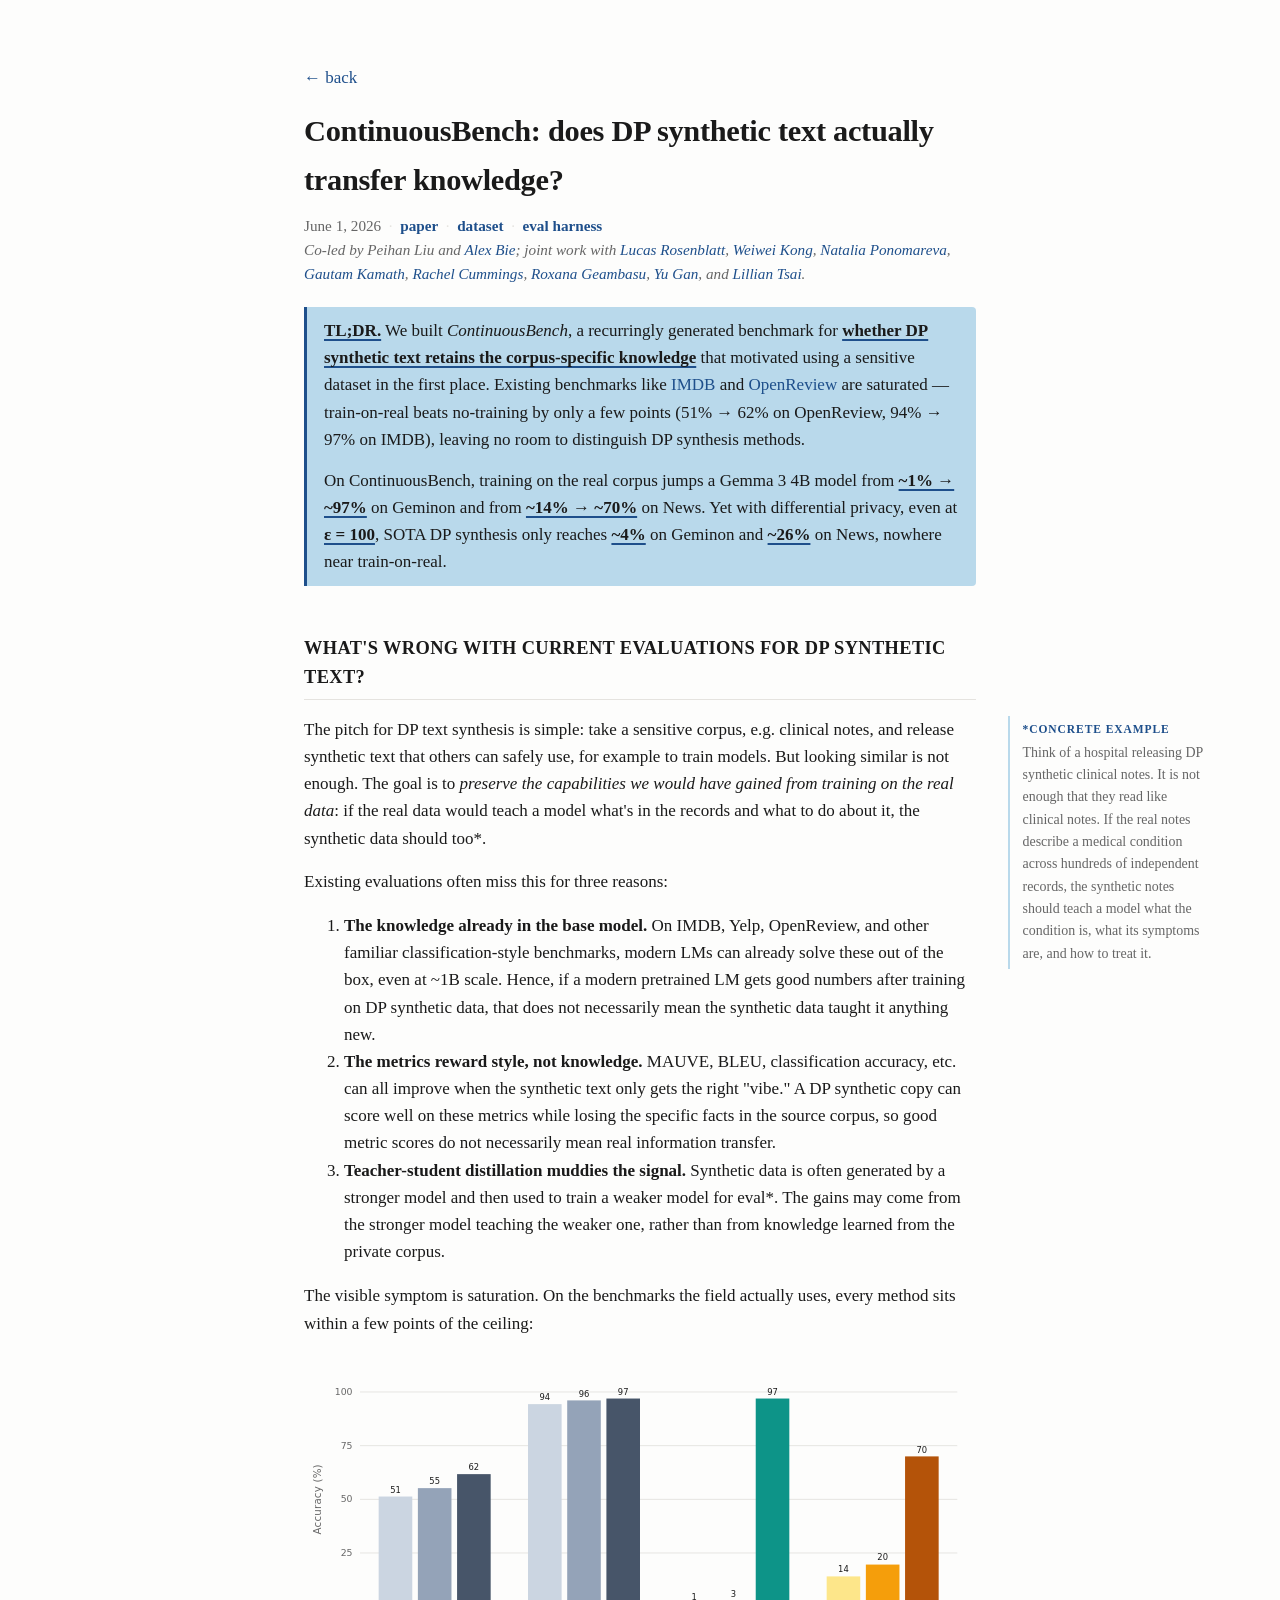
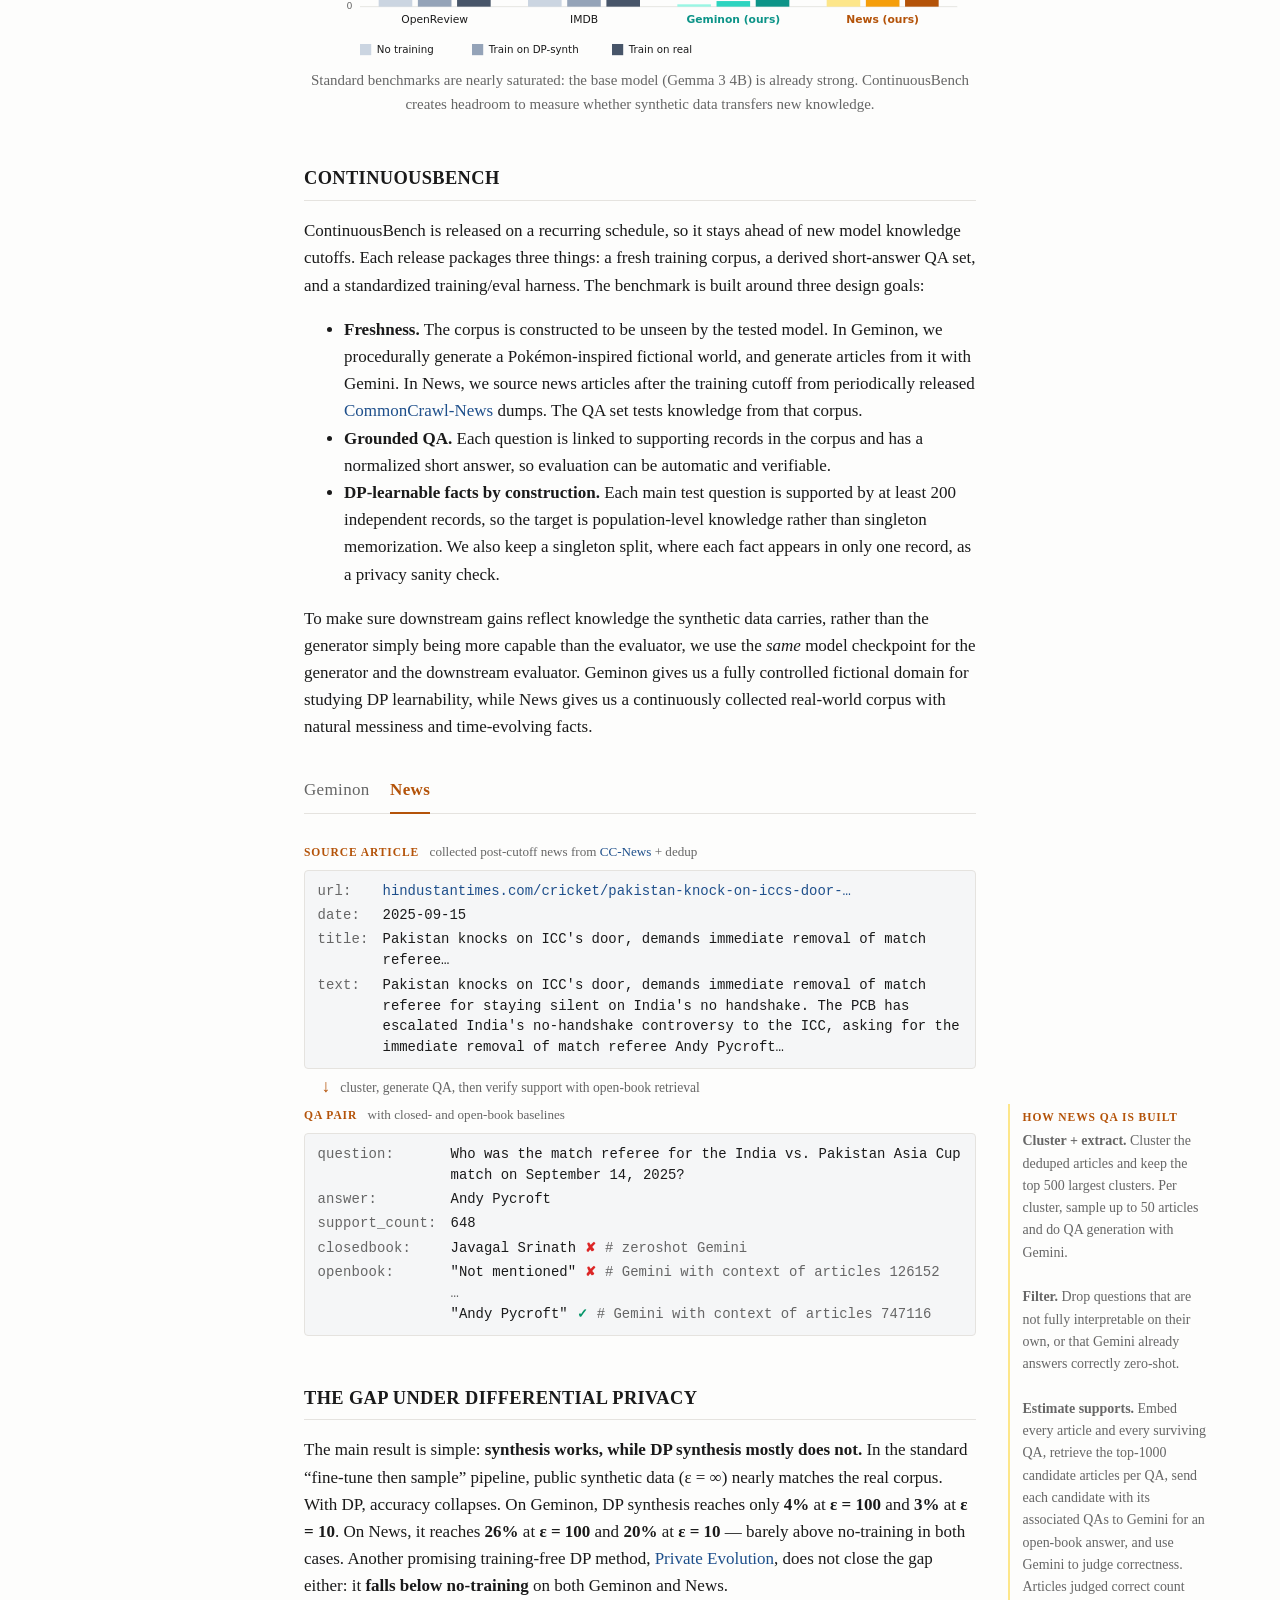
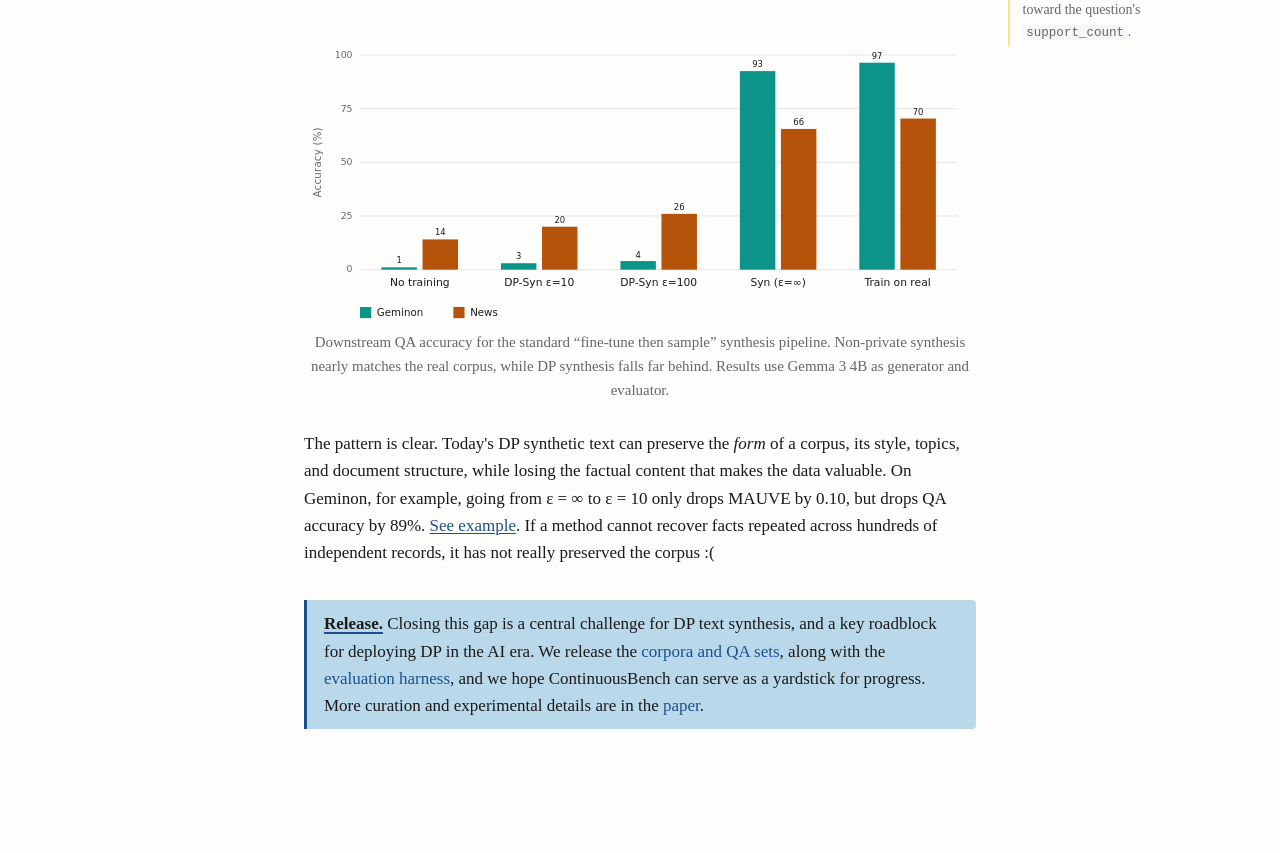
<file: posts/continuousbench.html>
<!DOCTYPE html>
<html lang="en">
<head>
  <meta charset="UTF-8" />
  <meta name="viewport" content="width=device-width, initial-scale=1.0" />
  <title>ContinuousBench — Peihan Liu</title>
  <link rel="stylesheet" href="../styles.css" />
  <style>
    :root {
      --code-bg: #f5f6f7;
      /* benchmark color encodes track; shade encodes training regime */
      /* old Columbia-blue Geminon palette: */
      /* --gem-1: #b9d9eb;  --gem-2: #6cace4;  --gem-3: #1e4f8b; */
      --gem-1:  #99f6e4;  --gem-2:  #2dd4bf;  --gem-3:  #0d9488;
      --news-1: #fde68a;  --news-2: #f59e0b;  --news-3: #b45309;
      --gray-1: #cbd5e1;  --gray-2: #94a3b8;  --gray-3: #475569;
    }
    @media (prefers-color-scheme: dark) {
      :root {
        --code-bg: #1c1c1b;
        /* old Columbia-blue Geminon palette: */
        /* --gem-1: #1e4f8b;  --gem-2: #6cace4;  --gem-3: #9bcbeb; */
        --gem-1:  #0d9488;  --gem-2:  #2dd4bf;  --gem-3:  #5eead4;
        --news-1: #78350f;  --news-2: #d97706;  --news-3: #fbbf24;
        --gray-1: #475569;  --gray-2: #94a3b8;  --gray-3: #cbd5e1;
      }
    }

    article figure { margin: 1.6em 0; }
    article figure svg { display: block; width: 100%; height: auto; max-width: 720px; margin: 0 auto; }
    article figcaption { color: var(--muted); font-size: 0.88em; text-align: center; margin-top: 0.4em; }

    .tldr {
      border-left: 3px solid var(--accent);
      background: var(--accent-soft);
      padding: 0.6em 1em;
      margin: 1.2em 0 1.6em;
      border-radius: 0 4px 4px 0;
    }
    .tldr p { margin: 0; }
    .tldr p + p { margin-top: 0.8em; }
    .tldr strong {
      color: var(--fg);
      font-weight: 700;
      text-decoration: underline;
      text-decoration-color: var(--accent);
      text-decoration-thickness: 2px;
      text-underline-offset: 3px;
    }

    .byline-meta { margin-top: 0.6em; }
    .byline-meta .byline-sep { color: var(--rule); margin: 0 0.25em; }

        .release {
      border-left: 3px solid var(--accent);
      background: var(--accent-soft);
      padding: 0.6em 1em;
      margin: 2em 0 1.6em;
      border-radius: 0 4px 4px 0;
    }
    .release p { margin: 0; }
    .release strong {
      color: var(--fg);
      font-weight: 700;
      text-decoration: underline;
      text-decoration-color: var(--accent);
      text-decoration-thickness: 2px;
      text-underline-offset: 3px;
    }

    .pipeline { margin: 1.6em 0; }
    .step { margin: 0; }
    .step-label {
      display: block;
      font-size: 0.72rem;
      letter-spacing: 0.08em;
      text-transform: uppercase;
      color: var(--accent);
      font-weight: 700;
      margin-bottom: 0.35rem;
    }
    .step-label .step-note {
      color: var(--muted);
      font-weight: 400;
      text-transform: none;
      letter-spacing: 0;
      font-size: 0.82rem;
      margin-left: 0.5em;
    }
    .step pre {
      background: var(--code-bg);
      border: 1px solid var(--rule);
      border-radius: 4px;
      padding: 0.7em 0.9em;
      margin: 0;
      font-size: 0.82em;
      line-height: 1.5;
      white-space: pre-wrap;
      word-break: break-word;
      color: var(--fg);
      font-family: ui-monospace, SFMono-Regular, Menlo, Consolas, monospace;
    }
    .step pre.prose {
      font-family: inherit;
      font-size: 0.92em;
      font-style: italic;
      line-height: 1.6;
    }
    .step-arrow {
      display: block;
      color: var(--accent);
      font-size: 1.1rem;
      margin: 0.5em 0 0.5em 1em;
      line-height: 1;
    }
    .step-arrow span {
      color: var(--muted);
      font-size: 0.85rem;
      margin-left: 0.4em;
    }

    .tabs { margin: 1.6em 0; }
    .tab-bar {
      display: flex;
      gap: 1.2em;
      border-bottom: 1px solid var(--rule);
      margin-bottom: 1.1em;
    }
    .tab-btn {
      background: none;
      border: none;
      padding: 0.5em 0;
      margin-bottom: -1px;
      font: inherit;
      color: var(--muted);
      cursor: pointer;
      border-bottom: 2px solid transparent;
      letter-spacing: 0.02em;
    }
    .tab-btn:hover { color: var(--fg); }
    .tab-btn[aria-selected="true"] {
      color: var(--accent);
      border-bottom-color: var(--accent);
      font-weight: 600;
    }
    #tab-news[aria-selected="true"] {
      color: var(--news-3);
      border-bottom-color: var(--news-3);
    }
    #tab-geminon[aria-selected="true"] {
      color: var(--gem-3);
      border-bottom-color: var(--gem-3);
    }
    .tab-panel[hidden] { display: none; }

    /* News panel uses amber accents to match its tab */
    #panel-news .step-label,
    #panel-news .step-arrow,
    #panel-news .sidenote-label { color: var(--news-3); }
    #panel-news .sidenote { border-left-color: var(--news-1); }

    /* Geminon panel uses teal accents to match its tab + chart */
    #panel-geminon .step-label,
    #panel-geminon .step-arrow,
    #panel-geminon .sidenote-label { color: var(--gem-3); }
    #panel-geminon .sidenote { border-left-color: var(--gem-1); }

    /* SVG chart styles — theme-aware */
    .chart .grid { stroke: var(--rule); stroke-width: 1; }
    .chart .ax   { stroke: var(--rule); stroke-width: 1; }
    .chart .tk   { fill: var(--muted); font: 10px -apple-system, system-ui, sans-serif; }
    .chart .xl   { fill: var(--fg); font: 11.5px -apple-system, system-ui, sans-serif; text-anchor: middle; }
    .chart .xl.gem-label  { font-weight: 600; fill: var(--gem-3); }
    .chart .xl.news-label { font-weight: 600; fill: var(--news-3); }
    .chart .vl   { fill: var(--fg); font: 9px -apple-system, system-ui, sans-serif; text-anchor: middle; }
    .chart .lg   { fill: var(--fg); font: 11px -apple-system, system-ui, sans-serif; }
    .chart .ay-label { fill: var(--muted); font: 11px -apple-system, system-ui, sans-serif; text-anchor: middle; letter-spacing: 0.02em; }
    .chart .gem-1  { fill: var(--gem-1); }
    .chart .gem-2  { fill: var(--gem-2); }
    .chart .gem-3  { fill: var(--gem-3); }
    .chart .news-1 { fill: var(--news-1); }
    .chart .news-2 { fill: var(--news-2); }
    .chart .news-3 { fill: var(--news-3); }
    .chart .gray-1 { fill: var(--gray-1); }
    .chart .gray-2 { fill: var(--gray-2); }
    .chart .gray-3 { fill: var(--gray-3); }

    article code { background: var(--code-bg); padding: 0.05em 0.3em; border-radius: 3px; font-size: 0.9em; }

    .sidenote pre {
      background: var(--code-bg);
      border: 1px solid var(--rule);
      border-radius: 4px;
      padding: 0.7em 0.9em;
      margin: 0.55em 0 0 0;
      font-size: 0.82em;
      line-height: 1.5;
      white-space: pre-wrap;
      word-break: break-word;
      color: var(--fg);
      font-family: ui-monospace, SFMono-Regular, Menlo, Consolas, monospace;
    }

    .preview {
      display: grid;
      grid-template-columns: max-content 1fr;
      column-gap: 1em;
      row-gap: 0.25em;
      margin: 0.55em 0 0;
      padding: 0.7em 0.9em;
      font-family: ui-monospace, SFMono-Regular, Menlo, Consolas, monospace;
      font-size: 0.82em;
      line-height: 1.5;
      background: var(--code-bg);
      border: 1px solid var(--rule);
      border-radius: 4px;
    }
    .preview dt {
      font-weight: 400;
      color: var(--muted);
      letter-spacing: 0.01em;
      align-self: baseline;
    }
    .preview dt::after { content: ":"; }
    .preview dd { margin: 0; color: var(--fg); align-self: baseline; }
    .preview .muted { color: var(--muted); }
    .preview + .preview { margin-top: 0.4em; }
    .preview-more {
      margin: 0.5em 0 0;
      padding: 0 0.9em;
      color: var(--muted);
      font-family: ui-monospace, SFMono-Regular, Menlo, Consolas, monospace;
      font-size: 0.82em;
      text-align: center;
    }

    details.example { margin: 0.55em 0 0; }
    details.example > summary {
      cursor: pointer;
      color: var(--accent);
      font-size: 0.92em;
      list-style: none;
      display: inline-flex;
      align-items: center;
      gap: 0.4em;
      user-select: none;
    }
    details.example > summary::-webkit-details-marker { display: none; }
    details.example > summary::before {
      content: "▸";
      font-size: 0.85em;
      transition: transform 0.15s ease;
    }
    details.example[open] > summary::before { transform: rotate(90deg); }
    details.example[open] > .preview { margin-top: 0.5em; }

    .inline-expand {
      background: none;
      border: none;
      padding: 0;
      margin: 0;
      font: inherit;
      color: var(--accent);
      cursor: pointer;
      text-decoration: underline;
      text-decoration-thickness: 1px;
      text-underline-offset: 2px;
    }
    .inline-expand:hover { text-decoration-thickness: 2px; }
    .inline-expand[aria-expanded="true"]::after { content: " (hide)"; color: var(--muted); }
    .expandable[hidden] { display: none; }
    .expandable {
      margin: 0.9em 0 1.4em;
      padding: 0.2em 0 0.2em 1em;
      border-left: 3px solid var(--accent);
    }
    .expandable > p:first-of-type { margin-top: 0; }
    .expandable > :last-child { margin-bottom: 0; }
    .expandable-label {
      display: block;
      font-size: 0.72rem;
      letter-spacing: 0.08em;
      text-transform: uppercase;
      color: var(--accent);
      font-weight: 700;
      margin-bottom: 0.4em;
    }

        .wrong {
      background: rgba(220, 38, 38, 0.18);
      border-radius: 2px;
      padding: 0 0.15em;
      cursor: help;
      position: relative;
    }
    .wrong:hover::after,
    .wrong:focus::after {
      content: attr(title);
      position: absolute;
      bottom: calc(100% + 6px);
      left: 50%;
      transform: translateX(-50%);
      width: max-content;
      max-width: 240px;
      background: var(--fg);
      color: var(--bg);
      padding: 0.4em 0.65em;
      border-radius: 4px;
      font: 400 0.82em/1.35 -apple-system, system-ui, sans-serif;
      font-style: normal;
      white-space: normal;
      text-align: left;
      z-index: 20;
      pointer-events: none;
      box-shadow: 0 4px 12px rgba(0, 0, 0, 0.18);
    }
    @media (prefers-color-scheme: dark) {
      .preview {
      display: grid;
      grid-template-columns: max-content 1fr;
      column-gap: 1em;
      row-gap: 0.25em;
      margin: 0.55em 0 0;
      padding: 0.7em 0.9em;
      font-family: ui-monospace, SFMono-Regular, Menlo, Consolas, monospace;
      font-size: 0.82em;
      line-height: 1.5;
      background: var(--code-bg);
      border: 1px solid var(--rule);
      border-radius: 4px;
    }
    .preview dt {
      font-weight: 400;
      color: var(--muted);
      letter-spacing: 0.01em;
      align-self: baseline;
    }
    .preview dt::after { content: ":"; }
    .preview dd { margin: 0; color: var(--fg); align-self: baseline; }
    .preview .muted { color: var(--muted); }
    .preview + .preview { margin-top: 0.4em; }
    .preview-more {
      margin: 0.5em 0 0;
      padding: 0 0.9em;
      color: var(--muted);
      font-family: ui-monospace, SFMono-Regular, Menlo, Consolas, monospace;
      font-size: 0.82em;
      text-align: center;
    }

    details.example { margin: 0.55em 0 0; }
    details.example > summary {
      cursor: pointer;
      color: var(--accent);
      font-size: 0.92em;
      list-style: none;
      display: inline-flex;
      align-items: center;
      gap: 0.4em;
      user-select: none;
    }
    details.example > summary::-webkit-details-marker { display: none; }
    details.example > summary::before {
      content: "▸";
      font-size: 0.85em;
      transition: transform 0.15s ease;
    }
    details.example[open] > summary::before { transform: rotate(90deg); }
    details.example[open] > .preview { margin-top: 0.5em; }

    .inline-expand {
      background: none;
      border: none;
      padding: 0;
      margin: 0;
      font: inherit;
      color: var(--accent);
      cursor: pointer;
      text-decoration: underline;
      text-decoration-thickness: 1px;
      text-underline-offset: 2px;
    }
    .inline-expand:hover { text-decoration-thickness: 2px; }
    .inline-expand[aria-expanded="true"]::after { content: " (hide)"; color: var(--muted); }
    .expandable[hidden] { display: none; }
    .expandable {
      margin: 0.9em 0 1.4em;
      padding: 0.2em 0 0.2em 1em;
      border-left: 3px solid var(--accent);
    }
    .expandable > p:first-of-type { margin-top: 0; }
    .expandable > :last-child { margin-bottom: 0; }
    .expandable-label {
      display: block;
      font-size: 0.72rem;
      letter-spacing: 0.08em;
      text-transform: uppercase;
      color: var(--accent);
      font-weight: 700;
      margin-bottom: 0.4em;
    }

        .wrong { background: rgba(248, 113, 113, 0.25); }
        .x     { color: #f87171; }
        .check { color: #34d399; }
    }

    .x, .check {
      font-weight: 700;
      font-size: 0.95em;
      padding: 0 0.05em;
    }
    .x     { color: #dc2626; }
    .check { color: #059669; }

        .sidenote {
      font-size: 0.88em;
      color: var(--muted);
      border-left: 2px solid var(--accent-soft);
      padding: 0.4em 0 0.4em 1em;
      margin: 1em 0 1.4em;
    }
    .sidenote-label {
      display: block;
      font-size: 0.72rem;
      letter-spacing: 0.08em;
      text-transform: uppercase;
      color: var(--accent);
      font-weight: 700;
      margin-bottom: 0.3em;
    }
    .aside-anchor { position: relative; }
    .step { position: relative; }

    /* Wide-viewport: float sidenotes into the right margin (Tufte style) */
    @media (min-width: 1180px) {
      .aside-anchor > .sidenote,
      .step > .sidenote {
        position: absolute;
        top: 0;
        left: 100%;
        margin: 0 0 0 32px;
        width: 200px;
        padding: 0.3em 0 0.3em 0.9em;
        font-size: 0.82em;
      }
    }
  </style>
</head>
<body>
  <main>
    <p><a href="../index.html">&larr; back</a></p>
    <article>
      <h1>ContinuousBench: does DP synthetic text actually transfer knowledge?</h1>
      <p class="tagline byline-meta">
        <time datetime="2026-05-15">June 1, 2026</time>
        <span class="byline-sep">·</span>
        <a href="https://arxiv.org/abs/2606.01849"><strong>paper</strong></a>
        <span class="byline-sep">·</span>
        <a href="https://huggingface.co/ContinuousBench"><strong>dataset</strong></a>
        <span class="byline-sep">·</span>
        <a href="https://github.com/plau666/ContinuousBenchEval"><strong>eval harness</strong></a>
      </p>
      <p class="tagline">
        <em>Co-led by Peihan Liu and <a href="https://alexbie98.github.io/">Alex Bie</a>;
          joint work with
          <a href="https://lucasrosenblatt.com/">Lucas Rosenblatt</a>,
          <a href="https://wwkong.github.io/">Weiwei Kong</a>,
          <a href="https://scholar.google.com/citations?user=eIdQR5oAAAAJ&hl=en">Natalia Ponomareva</a>,
          <a href="http://www.gautamkamath.com/">Gautam Kamath</a>,
          <a href="https://rachelcummings.com/">Rachel Cummings</a>,
          <a href="https://roxanageambasu.github.io/">Roxana Geambasu</a>,
          <a href="https://ygan397.github.io/">Yu Gan</a>, and
          <a href="https://tslilyai.github.io/">Lillian Tsai</a>.</em>
      </p>

      <div class="tldr">
        <p>
          <strong>TL;DR.</strong> We built <em>ContinuousBench</em>, a recurringly generated benchmark for
          <strong>whether DP synthetic text retains the corpus-specific knowledge</strong>
          that motivated using a sensitive dataset in the first place. Existing benchmarks
          like <a href="https://huggingface.co/datasets/stanfordnlp/imdb">IMDB</a> and
          <a href="https://github.com/AI-secure/aug-pe/tree/main/data/openreview">OpenReview</a>
          are saturated — train-on-real beats no-training by only a few points
          (51% → 62% on OpenReview, 94% → 97% on IMDB),
          leaving no room to distinguish DP synthesis methods.
        </p>
        <p>
          On ContinuousBench, training on the real corpus jumps a Gemma 3 4B model from
          <strong>~1% → ~97%</strong> on Geminon and from
          <strong>~14% → ~70%</strong> on News. Yet with differential privacy, even at <strong>ε = 100</strong>,
          SOTA DP synthesis only reaches <strong>~4%</strong> on Geminon and
          <strong>~26%</strong> on News, nowhere near train-on-real.
        </p>
      </div>

      <h2>What's wrong with current evaluations for DP synthetic text?</h2>

      <div class="aside-anchor">
        <p>
          The pitch for DP text synthesis is simple: take a sensitive corpus, e.g. clinical notes, and release synthetic text that others can safely use, for example to train models.
          But looking similar is not enough. The goal is to <em>preserve the capabilities we would have gained from training on the real data</em>:
          if the real data would teach a model what's in the records and what to do about it, the synthetic data should too*.
        </p>

        <!-- Previous example (support tickets) — kept for future:
        <aside class="sidenote">
          <span class="sidenote-label">*Concrete example</span>
          Think of a company releasing DP synthetic versions of its support tickets. It is not
          enough for the synthetic tickets to sound like support tickets. If the real tickets
          would teach a model which bugs, products, and fixes go together, the synthetic tickets
          should teach that too. Current evaluations often miss this distinction.
        </aside>
        -->
        <aside class="sidenote">
          <span class="sidenote-label">*Concrete example</span>
          Think of a hospital releasing DP synthetic clinical notes. It is not enough that they
          read like clinical notes. If the real notes describe a medical condition across
          hundreds of independent records, the synthetic notes should teach a model what the
          condition is, what its symptoms are, and how to treat it.
        </aside>
      </div>

      <p>Existing evaluations often miss this for three reasons:</p>

      <ol>
        <li>
          <strong>The knowledge already in the base model.</strong> On IMDB, Yelp, OpenReview, and other
          familiar classification-style benchmarks, modern LMs can already solve these out
          of the box, even at ~1B scale. Hence, if a modern pretrained LM gets good numbers after training on DP synthetic data, that does not necessarily
          mean the synthetic data taught it anything new.
        </li>
        <li>
          <strong>The metrics reward style, not knowledge.</strong> MAUVE, BLEU, classification accuracy, etc. can all improve when the synthetic text only gets the right "vibe."
          A DP synthetic copy can score
          well on these metrics while losing the specific facts in the source corpus, so good metric scores
          do not necessarily mean real information transfer.
        </li>
        <li class="aside-anchor">
          <strong>Teacher-student distillation muddies the signal.</strong> Synthetic data is often generated
          by a stronger model and then used to train a weaker model for eval*. The gains may come from the
          stronger model teaching the weaker one, rather than from knowledge learned from the private corpus.
          <!-- <aside class="sidenote">
            <span class="sidenote-label">*In practice</span>
            <a href="https://arxiv.org/abs/2407.12108">Amin et al. (2024)</a> generate DP synthetic text with
            8B and 2B models, then fine-tune a 110M model on it for downstream eval.
            <a href="https://arxiv.org/pdf/2306.01684">Kurakin et al. (2024)</a> similarly used an
            8B generator paired with a 110M evaluator. 
          </aside> -->
        </li>
      </ol>

      <p>
        The visible symptom is saturation. On the benchmarks the field actually uses, every method
        sits within a few points of the ceiling:
      </p>

      <figure>
        <svg class="chart" viewBox="0 0 720 320" xmlns="http://www.w3.org/2000/svg" role="img"
             aria-label="Bar chart comparing No training, DP-synth, and Train on real across IMDB, OpenReview, Geminon, and News">
          <g>
            <line x1="60"  y1="260"   x2="700" y2="260"   class="ax"/>
            <line x1="60"  y1="202.5" x2="700" y2="202.5" class="grid"/>
            <line x1="60"  y1="145"   x2="700" y2="145"   class="grid"/>
            <line x1="60"  y1="87.5"  x2="700" y2="87.5"  class="grid"/>
            <line x1="60"  y1="30"    x2="700" y2="30"    class="grid"/>
            <text x="52" y="263" class="tk" text-anchor="end">0</text>
            <text x="52" y="206" class="tk" text-anchor="end">25</text>
            <text x="52" y="148" class="tk" text-anchor="end">50</text>
            <text x="52" y="91"  class="tk" text-anchor="end">75</text>
            <text x="52" y="33"  class="tk" text-anchor="end">100</text>
            <text class="ay-label" transform="rotate(-90 18 145)" x="18" y="145">Accuracy (%)</text>
          </g>

          <!-- Group 1: OpenReview (gray family — saturated benchmark) -->
          <g>
            <rect x="80"  y="142" width="36" height="118" class="gray-1"/>
            <rect x="122" y="133" width="36" height="127" class="gray-2"/>
            <rect x="164" y="118" width="36" height="142" class="gray-3"/>
            <text x="98"  y="138" class="vl">51</text>
            <text x="140" y="129" class="vl">55</text>
            <text x="182" y="114" class="vl">62</text>
            <text x="140" y="278" class="xl">OpenReview</text>
          </g>

          <!-- Group 2: IMDB (gray family — saturated benchmark) -->
          <g>
            <rect x="240" y="43"  width="36" height="217" class="gray-1"/>
            <rect x="282" y="39"  width="36" height="221" class="gray-2"/>
            <rect x="324" y="37"  width="36" height="223" class="gray-3"/>
            <text x="258" y="39"  class="vl">94</text>
            <text x="300" y="35"  class="vl">96</text>
            <text x="342" y="33"  class="vl">97</text>
            <text x="300" y="278" class="xl">IMDB</text>
          </g>

          <!-- Group 3: Geminon (blue family) -->
          <g>
            <rect x="400" y="257.5" width="36" height="2.5" class="gem-1"/>
            <rect x="442" y="254"   width="36" height="6"   class="gem-2"/>
            <rect x="484" y="37"    width="36" height="223" class="gem-3"/>
            <text x="418" y="253" class="vl">1</text>
            <text x="460" y="250" class="vl">3</text>
            <text x="502" y="33"  class="vl">97</text>
            <text x="460" y="278" class="xl gem-label">Geminon (ours)</text>
          </g>

          <!-- Group 4: News (amber family) -->
          <g>
            <rect x="560" y="227.6" width="36" height="32.4" class="news-1"/>
            <rect x="602" y="214.9" width="36" height="45.1" class="news-2"/>
            <rect x="644" y="99"    width="36" height="161"  class="news-3"/>
            <text x="578" y="223" class="vl">14</text>
            <text x="620" y="210" class="vl">20</text>
            <text x="662" y="95"  class="vl">70</text>
            <text x="620" y="278" class="xl news-label">News (ours)</text>
          </g>

          <!-- Legend: shade = training regime; hue = benchmark (see caption) -->
          <g transform="translate(60,300)">
            <rect x="0"   y="0" width="12" height="12" class="gray-1"/>
            <text x="18"  y="10" class="lg">No training</text>
            <rect x="120" y="0" width="12" height="12" class="gray-2"/>
            <text x="138" y="10" class="lg">Train on DP-synth</text>
            <rect x="270" y="0" width="12" height="12" class="gray-3"/>
            <text x="288" y="10" class="lg">Train on real</text>
          </g>
        </svg>
        <!-- <figcaption>
          Downstream accuracy of Gemma 3 4B after three increasingly informative training regimes.
          IMDB and OpenReview are saturated (≤ 3 % / 9 % gap respectively between &ldquo;no training&rdquo; and
          &ldquo;real corpus&rdquo;). ContinuousBench has +94 % on Geminon and +50 % on News.
        </figcaption> -->
        <figcaption>
            Standard benchmarks are nearly saturated: the base model (Gemma 3 4B) is already strong. ContinuousBench
            creates headroom to measure whether synthetic data transfers new knowledge.
        </figcaption>
      </figure>

      <h2>ContinuousBench</h2>

      <p>
        ContinuousBench is released on a recurring schedule, so it stays ahead of new model
        knowledge cutoffs. Each release packages three things: a fresh training corpus,
        a derived short-answer QA set, and a standardized training/eval harness. The benchmark is
        built around three design goals:
      </p>

      <ul>
        <li>
          <strong>Freshness.</strong> 
          <!-- The corpus is constructed to be unseen by the models before the
          release date: either procedurally generated fictional facts in <em>Geminon</em>, a
          Pokémon-inspired invented world, or post-cutoff news in <em>News</em>, built from CC-News.
          The QA set tests knowledge from that corpus. -->
          The corpus is constructed to be unseen by the tested model. In Geminon, we procedurally generate a Pokémon-inspired fictional world, and generate articles from it with Gemini. 
          In News, we source news articles after the training cutoff from periodically released <a href="https://data.commoncrawl.org/crawl-data/CC-NEWS/index.html">CommonCrawl-News</a> dumps. 
          The QA set tests knowledge from that corpus.
        </li>
        <li>
          <strong>Grounded QA.</strong> Each question is linked to supporting records in the corpus and has
          a normalized short answer, so evaluation can be automatic and verifiable.
        </li>
        <li>
          <strong>DP-learnable facts by construction.</strong> Each main test question is supported by at least 200
          independent records, so the target is population-level knowledge rather than singleton
          memorization. We also keep a singleton split, where each fact appears in only one record, as a
          privacy sanity check.
        </li>
      </ul>

      <p>
        To make sure downstream gains reflect knowledge the synthetic data carries, rather than
        the generator simply being more capable than the evaluator, we use the <em>same</em>
        model checkpoint for the generator and the downstream evaluator. Geminon gives us a fully
        controlled fictional domain for studying DP learnability, while News gives us a continuously
        collected real-world corpus with natural messiness and time-evolving facts.
      </p>

      <div class="tabs" data-tabs>
        <div role="tablist" class="tab-bar" aria-label="Pipeline track">
          <button role="tab" id="tab-geminon" aria-selected="false"
                  aria-controls="panel-geminon" class="tab-btn" tabindex="-1">Geminon</button>
          <button role="tab" id="tab-news" aria-selected="true"
                  aria-controls="panel-news" class="tab-btn">News</button>
        </div>

        <div role="tabpanel" id="panel-geminon" aria-labelledby="tab-geminon" class="tab-panel" hidden>
          <div class="pipeline">
            <div class="step">
              <span class="step-label">
                Index entry <span class="step-note">structured source fact</span>
              </span>
              <!-- Original JSON version (kept for future):
                {
                  "name": "Boreling",
                  "classification": "Frost Geminon",
                  "type1": "ice",
                  "type2": null,
                  "ability": "Berserk",
                  "hp": 69,
                  "attack": 60,
                  "defense": 63,
                  "special attack": 67,
                  "special defense": 68,
                  "speed": 40,
                  "base_stat_total": 367,
                  "weight": 52,
                  "height": 12,
                  "idx": 10003,
                  "evolution_line": ["Boreling", "Borelash", "Borastat"],
                  "move": {
                    "name": "Powder Snow",
                    "short_description": "Has a chance to freeze the target."
                  }
                }
              -->
              <dl class="preview">
                <dt>name</dt>          <dd>Boreling</dd>
                <dt>classification</dt><dd>Frost Geminon</dd>
                <dt>type</dt>          <dd>ice</dd>
                <dt>ability</dt>       <dd>Berserk</dd>
                <dt>stats</dt>         <dd>HP 69 / Atk 60 / Def 63 / SpA 67 / SpD 68 / Spe 40 / BST 367</dd>
                <dt>size</dt>          <dd>12 m, 52 lbs</dd>
                <dt>evolution</dt>     <dd>Boreling → Borelash → Borastat</dd>
                <dt>move</dt>          <dd>Powder Snow - Has a chance to freeze the target</dd>
              </dl>
              <aside class="sidenote">
                <span class="sidenote-label">How the index is built</span>
                All numerical stats are sampled from our pre-specified distributions; categorical
                features (types, abilities, moves) are drawn uniformly from the Pokémon vocabulary.
                Gemini is used to invent the name and classification.
              </aside>
            </div>

            <div class="step-arrow">↓ <span>sample Gemini for training articles grounded in the index, then dedup</span></div>

            <div class="step">
              <span class="step-label">
                Training article <span class="step-note">tagged with mentioned attributes</span>
              </span>
              <!-- Original JSON version (kept for future):
                {
                  "text": "Boreling is an ice-type Geminon, also known as the Frost Geminon, and it is the first form of a three-stage evolution line that includes Borelash and Borastat. Physically, it is 12 meters tall and weighs 52 lbs. Boreling has a base stat total of 367, with its individual stats being 69 HP, 60 attack, 63 defense, 67 special attack, 68 special defense, and 40 speed. Its ability is Berserk, and it can learn the move Powder Snow, which has a chance to inflict the frozen status on an opponent.",
                  "tag": [
                    {
                      "idx": 10003,
                      "info": ["idx","name","classification","type1","ability","evolution_line","height","weight","base_stat_total","hp","attack","defense","special attack","special defense","speed","move.name","move.short_description"]
                    }
                  ],
                  "type": "wiki",
                  "article_idx": 1328056
                }
              -->
              <dl class="preview">
                <dt>text</dt><dd>Boreling is an ice-type Geminon, also known as the Frost Geminon, and it is the first form of a three-stage evolution line that includes Borelash and Borastat. Physically, it is 12 meters tall and weighs 52 lbs. Boreling has a base stat total of 367, with its individual stats being 69 HP, 60 attack, 63 defense, 67 special attack, 68 special defense, and 40 speed. Its ability is Berserk, and it can learn the move Powder Snow, which has a chance to inflict the frozen status on an opponent.</dd>
                <dt>type</dt><dd>wiki</dd>
                <dt>tag</dt><dd>name, classification, type, ability, all six stats, evolution_line, size, move</dd>
              </dl>
              <aside class="sidenote">
                <span class="sidenote-label">How records are generated</span>
                We prompt Gemini to write articles based on index entries, in several
                document types: single-Geminon wiki entries and field journals, head-to-head comparisons of two
                Geminons, and evolutionary-line analyses. During generation we also record which
                attributes of each Geminon the article actually mentions (the <code>tag</code>
                field).
              </aside>
            </div>

            <div class="step-arrow">↓ <span>each attribute becomes a question</span></div>

            <div class="step">
              <span class="step-label">
                QA pair <span class="step-note">with support article ids</span>
              </span>
              <!-- Original JSON version (kept for future):
                {
                  "question": "What is the classification of Boreling?",
                  "answer":   "Frost Geminon",
                  "supports": [7410, 8929, 10420, ...]
                },
                {
                  "question": "What are the types of Boreling?",
                  "answer":   "Ice",
                  "supports": [3, 1515, 5964, ...]
                },
                ...
              -->
              <dl class="preview">
                <dt>Q</dt><dd>What is the classification of Boreling?</dd>
                <dt>A</dt><dd>Frost Geminon</dd>
                <dt>supports</dt><dd>7410, 8929, 10420, … <span class="muted"># articles that support this answer</span> </dd>
              </dl>
              <dl class="preview">
                <dt>Q</dt><dd>What are the types of Boreling?</dd>
                <dt>A</dt><dd>Ice</dd>
                <dt>supports</dt><dd>3, 1515, 5964, … <span class="muted"># articles that support this answer</span></dd>
              </dl>
              <div class="preview-more">…</div>
              <!-- <aside class="sidenote">
                <span class="sidenote-label">Two QA splits</span>
                Each QA asks about an attribute of a Geminon and records the IDs of the
                supporting articles. There are two splits: a <strong>high-repetition</strong> set
                with support size roughly ≥ 200, and a <strong>singleton</strong> set with support
                size = 1.
              </aside> -->
            </div>
          </div>
        </div>

        <div role="tabpanel" id="panel-news" aria-labelledby="tab-news" class="tab-panel">
          <div class="pipeline">
            <div class="step">
              <span class="step-label">
                Source article <span class="step-note">collected post-cutoff news from <a href="https://data.commoncrawl.org/crawl-data/CC-NEWS/index.html">CC-News</a> + dedup</span>
              </span>
              <!-- Original JSON version (kept for future):
                {
                  "url": "https://www.hindustantimes.com/cricket/pakistan-knock-on-iccs-door-...",
                  "hostname": "www.hindustantimes.com",
                  "title": "Pakistan knocks on ICC's door, demands immediate removal of match referee...",
                  "date": "2025-09-15",
                  "crawl_date": "2025-09-15T09:31:13Z",
                  "language": "en",
                  "text": "Pakistan knocks on ICC's door, demands immediate removal of match referee for staying silent on India's no handshake. The PCB has escalated India's no-handshake controversy to the ICC, asking for the immediate removal of match referee Andy Pycroft..."
                }
              -->
              <dl class="preview">
                <dt>url</dt><dd><a href="https://www.hindustantimes.com/cricket/pakistan-knock-on-iccs-door-101757928011929.html">hindustantimes.com/cricket/pakistan-knock-on-iccs-door-…</a></dd>
                <dt>date</dt><dd>2025-09-15</dd>
                <dt>title</dt><dd>Pakistan knocks on ICC's door, demands immediate removal of match referee…</dd>
                <dt>text</dt><dd>Pakistan knocks on ICC's door, demands immediate removal of match referee for staying silent on India's no handshake. The PCB has escalated India's no-handshake controversy to the ICC, asking for the immediate removal of match referee Andy Pycroft…</dd>
              </dl>
            </div>

            <div class="step-arrow">↓ <span>cluster, generate QA, then verify support with open-book retrieval</span></div>

            <div class="step">
              <span class="step-label">
                QA pair <span class="step-note">with closed- and open-book baselines</span>
              </span>
              <!-- Original JSON version (kept for future):
                {
                  "question": "Who was the match referee for the India vs. Pakistan Asia Cup match on September 14, 2025?",
                  "answer": "Andy Pycroft",
                  "support_count": 648,
                  "closedbook_gemini-2.5-pro": {
                    "answer": "Javagal Srinath",
                    "is_correct": false
                  },
                  "openbook_gemini-2.5-flash-lite": [
                    { "article_id": 126152,  "answer": "Not mentioned", "is_correct": false },
                    ...
                    { "article_id": 1713242, "answer": "Not mentioned", "is_correct": false }
                  ]
                }
              -->
              <dl class="preview">
                <dt>question</dt><dd>Who was the match referee for the India vs. Pakistan Asia Cup match on September 14, 2025?</dd>
                <dt>answer</dt><dd>Andy Pycroft</dd>
                <dt>support_count</dt><dd>648</dd>
                <dt>closedbook</dt><dd>Javagal Srinath  <span class="x">✘</span>  <span class="muted"># zeroshot Gemini</span></dd>
                <dt>openbook</dt>
                <dd>
                  <div>"Not mentioned"  <span class="x">✘</span>  <span class="muted"># Gemini with context of articles 126152</span></div>
                  <div class="muted">…</div>
                  <div>"Andy Pycroft"   <span class="check">✓</span>  <span class="muted"># Gemini with context of articles 747116</span></div>
                </dd>
              </dl>
              <aside class="sidenote">
                <span class="sidenote-label">How News QA is built</span>
                <strong>Cluster + extract.</strong> Cluster the deduped articles and keep the top 500 largest clusters. Per
                cluster, sample up to 50 articles and do QA generation with Gemini.
                <!-- Local 7-day windowed clustering with
                merging on the deduped articles; keep the top 500 largest clusters. Per
                cluster, sample up to 50 articles and do QA generation with Gemini. -->
                <!-- and ask Gemini to extract facts, then
                feed those facts plus the 50 articles back to Gemini to draft questions
                whose answer should appear across multiple records. -->
                <br/><br/>
                <strong>Filter.</strong> 
                <!-- Run a closed-book answerability and ambiguity check:  -->
                Drop questions that are not fully interpretable on their own, or that Gemini already answers correctly zero-shot.
                <br/><br/>
                <strong>Estimate supports.</strong> Embed every article and every surviving
                QA, retrieve the top-1000 candidate articles per QA, send each candidate
                with its associated QAs to Gemini for an open-book answer, and use Gemini
                to judge correctness. Articles judged correct count toward the question's
                <code>support_count</code>.
              </aside>
            </div>
          </div>
        </div>
      </div>

      <h2>The gap under differential privacy</h2>

      <p>
        The main result is simple: <strong> synthesis works, while DP synthesis mostly does not.</strong>
        In the standard “fine-tune then sample” pipeline, public synthetic data (ε = ∞) nearly matches the real
        corpus.
        <!-- : 93% vs. 96% on Geminon, and 66% vs. 70% on News.  -->
        With DP, accuracy collapses. On Geminon, DP synthesis reaches only <strong>4%</strong>
        at <strong>ε = 100</strong> and <strong>3%</strong> at <strong>ε = 10</strong>.
        On News, it reaches <strong>26%</strong> at <strong>ε = 100</strong>
        and <strong>20%</strong> at <strong>ε = 10</strong> — barely above no-training in both cases. 
        Another promising training-free DP method, <a href="https://arxiv.org/pdf/2403.01749">Private Evolution</a>, does not close the gap either: 
        it <strong>falls below no-training</strong> on both Geminon and News.
      </p>

      <figure>
        <svg class="chart" viewBox="0 0 720 320" xmlns="http://www.w3.org/2000/svg" role="img"
             aria-label="Bar chart of accuracy across five training conditions on Geminon and News">
          <line x1="60" y1="260"   x2="700" y2="260"   class="ax"/>
          <line x1="60" y1="202.5" x2="700" y2="202.5" class="grid"/>
          <line x1="60" y1="145"   x2="700" y2="145"   class="grid"/>
          <line x1="60" y1="87.5"  x2="700" y2="87.5"  class="grid"/>
          <line x1="60" y1="30"    x2="700" y2="30"    class="grid"/>
          <text x="52" y="263" class="tk" text-anchor="end">0</text>
          <text x="52" y="206" class="tk" text-anchor="end">25</text>
          <text x="52" y="148" class="tk" text-anchor="end">50</text>
          <text x="52" y="91"  class="tk" text-anchor="end">75</text>
          <text x="52" y="33"  class="tk" text-anchor="end">100</text>
          <text class="ay-label" transform="rotate(-90 18 145)" x="18" y="145">Accuracy (%)</text>

          <!-- Group 1: No training -->
          <g>
            <rect x="83"  y="257.5" width="38" height="2.5"  class="gem-3"/>
            <rect x="127" y="227.6" width="38" height="32.4" class="news-3"/>
            <text x="102" y="253" class="vl">1</text>
            <text x="146" y="223" class="vl">14</text>
            <text x="124" y="278" class="xl">No training</text>
          </g>

          <!-- Group 2: DP-Syn ε=10 -->
          <g>
            <rect x="211" y="253.1" width="38" height="6.9"  class="gem-3"/>
            <rect x="255" y="214"   width="38" height="46"  class="news-3"/>
            <text x="230" y="249" class="vl">3</text>
            <text x="274" y="210" class="vl">20</text>
            <text x="252" y="278" class="xl">DP-Syn ε=10</text>
          </g>

          <!-- Group 3: DP-Syn ε=100 -->
          <g>
            <rect x="339" y="250.8" width="38" height="9.2"  class="gem-3"/>
            <rect x="383" y="200.2" width="38" height="59.8" class="news-3"/>
            <text x="358" y="247" class="vl">4</text>
            <text x="402" y="196" class="vl">26</text>
            <text x="380" y="278" class="xl">DP-Syn ε=100</text>
          </g>

          <!-- Group 4: Syn ε=∞ -->
          <g>
            <rect x="467" y="47.25"  width="38" height="212.75" class="gem-3"/>
            <rect x="511" y="109.24" width="38" height="150.76" class="news-3"/>
            <text x="486" y="43"  class="vl">93</text>
            <text x="530" y="105" class="vl">66</text>
            <text x="508" y="278" class="xl">Syn (ε=∞)</text>
          </g>

          <!-- Group 5: Train on real -->
          <g>
            <rect x="595" y="38.28" width="38" height="221.72" class="gem-3"/>
            <rect x="639" y="98.08" width="38" height="161.92" class="news-3"/>
            <text x="614" y="34" class="vl">97</text>
            <text x="658" y="94" class="vl">70</text>
            <text x="636" y="278" class="xl">Train on real</text>
          </g>

          <!-- Legend -->
          <g transform="translate(60,300)">
            <rect x="0"   y="0" width="12" height="12" class="gem-3"/>
            <text x="18"  y="10" class="lg">Geminon</text>
            <rect x="100" y="0" width="12" height="12" class="news-3"/>
            <text x="118" y="10" class="lg">News</text>
          </g>
        </svg>
        <figcaption>
          Downstream QA accuracy for the standard “fine-tune then sample” synthesis pipeline. Non-private
          synthesis nearly matches the real corpus, while DP synthesis falls far behind. Results use
          Gemma 3 4B as generator and evaluator.
        </figcaption>
      </figure>

      <p>
        The pattern is clear. Today's DP synthetic text can preserve the <em>form</em> of a corpus, 
        its style, topics, and document structure, while losing the factual content that makes the data
        valuable. On Geminon, for example, going from ε = ∞ to ε = 10 only drops MAUVE by 0.10, but drops
        QA accuracy by 89%.
        <button type="button" class="inline-expand"
                aria-controls="failure-mode-block" aria-expanded="false">See example</button>.
        If a method cannot recover facts repeated across hundreds of independent records,
        it has not really preserved the corpus :(
      </p>

      <div id="failure-mode-block" class="expandable" hidden>
        <span class="expandable-label">Failure mode on Geminon</span>
        <p>
          DP-synth Geminon entries read like the real corpus at a glance, but on closer
          inspection most attributes contradict the index. One DP synthetic record for
          <em>Boreling</em>:
        </p>
        <!-- Original JSON wrapper (kept for future):
             { "text": "With a base stat total of 344, Boreling has..." }
        -->
        <dl class="preview">
          <dt>DP text</dt><dd>With a base stat total of <span class="wrong" title="real: 367">344</span>, <strong>Boreling</strong> has an incredibly high special defense of <span class="wrong" title="real: 68">87</span> and an above-average HP of <span class="wrong" title="real: 69">68</span>. However, its physical stats, including a speed of <span class="wrong" title="real: 40">12</span>, are quite low. This small, light creature (<span class="wrong" title="real: 12 m">19 m</span>, <span class="wrong" title="real: 52 lbs">78 lbs</span>) has the <span class="wrong" title="real: Frost Geminon">Dragon Geminon</span> classification and is known as <strong>Boreling</strong>. Its other stats include an attack of <span class="wrong" title="real: 60">33</span>, a special attack of <span class="wrong" title="real: 67">49</span>, and a defense of <span class="wrong" title="real: 63">41</span>. <strong>Boreling</strong> is a <span class="wrong" title="real: pure ice-type">pure dragon-type</span> and knows the move <span class="wrong" title="real: Powder Snow">Dragon Rage</span>, which <span class="wrong" title="real: has a chance to freeze the target">inflicts regular damage with no additional effects</span>.</dd>
        </dl>
      </div>

      <div class="release">
        <p>
          <strong>Release.</strong> Closing this gap is a central challenge for DP text synthesis, and a key roadblock for deploying DP in the AI era. We release the
          <a href="https://huggingface.co/ContinuousBench">corpora and QA sets</a>, along with the
          <a href="https://github.com/plau666/ContinuousBenchEval">evaluation harness</a>, and we hope
          ContinuousBench can serve as a yardstick for progress. More curation and experimental details are in the
          <a href="https://arxiv.org/abs/2606.01849">paper</a>.
        </p>
      </div>
    </article>
  </main>
  <script>
    // Dedent <pre><code> blocks so source HTML can be indented naturally.
    // Skips blocks marked .prose (single flowing line).
    document.querySelectorAll('.pipeline pre:not(.prose) code').forEach(code => {
      let text = code.textContent.replace(/^[ \t]*\n/, '').regiplace(/\n[ \t]*$/, '');
      const indents = text.split('\n').filter(l => l.trim()).map(l => l.match(/^[ \t]*/)[0].length);
      const min = indents.length ? Math.min(...indents) : 0;
      code.textContent = text.split('\n').map(l => l.slice(min)).join('\n');
    });

    // Inline expandable triggers: <button class="inline-expand" aria-controls="...">
    document.querySelectorAll('.inline-expand').forEach(btn => {
      btn.addEventListener('click', () => {
        const target = document.getElementById(btn.getAttribute('aria-controls'));
        if (!target) return;
        const open = target.hidden;
        target.hidden = !open;
        btn.setAttribute('aria-expanded', open);
        btn.textContent = open ? 'Hide example' : 'See example';
      });
    });

    // Tab switching (Geminon / News pipelines)
    document.querySelectorAll('[data-tabs]').forEach(group => {
      const tabs = group.querySelectorAll('[role="tab"]');
      const select = target => {
        tabs.forEach(t => {
          const on = t === target;
          t.setAttribute('aria-selected', on);
          t.tabIndex = on ? 0 : -1;
          document.getElementById(t.getAttribute('aria-controls')).hidden = !on;
        });
      };
      tabs.forEach((t, i) => {
        t.addEventListener('click', () => select(t));
        t.addEventListener('keydown', e => {
          if (e.key === 'ArrowRight' || e.key === 'ArrowLeft') {
            const dir = e.key === 'ArrowRight' ? 1 : -1;
            const next = tabs[(i + dir + tabs.length) % tabs.length];
            select(next);
            next.focus();
            e.preventDefault();
          }
        });
      });
    });
  </script>
  <script data-goatcounter="https://YOUR-CODE.goatcounter.com/count"
          async src="//gc.zgo.at/count.js"></script>
</body>
</html>
</file>
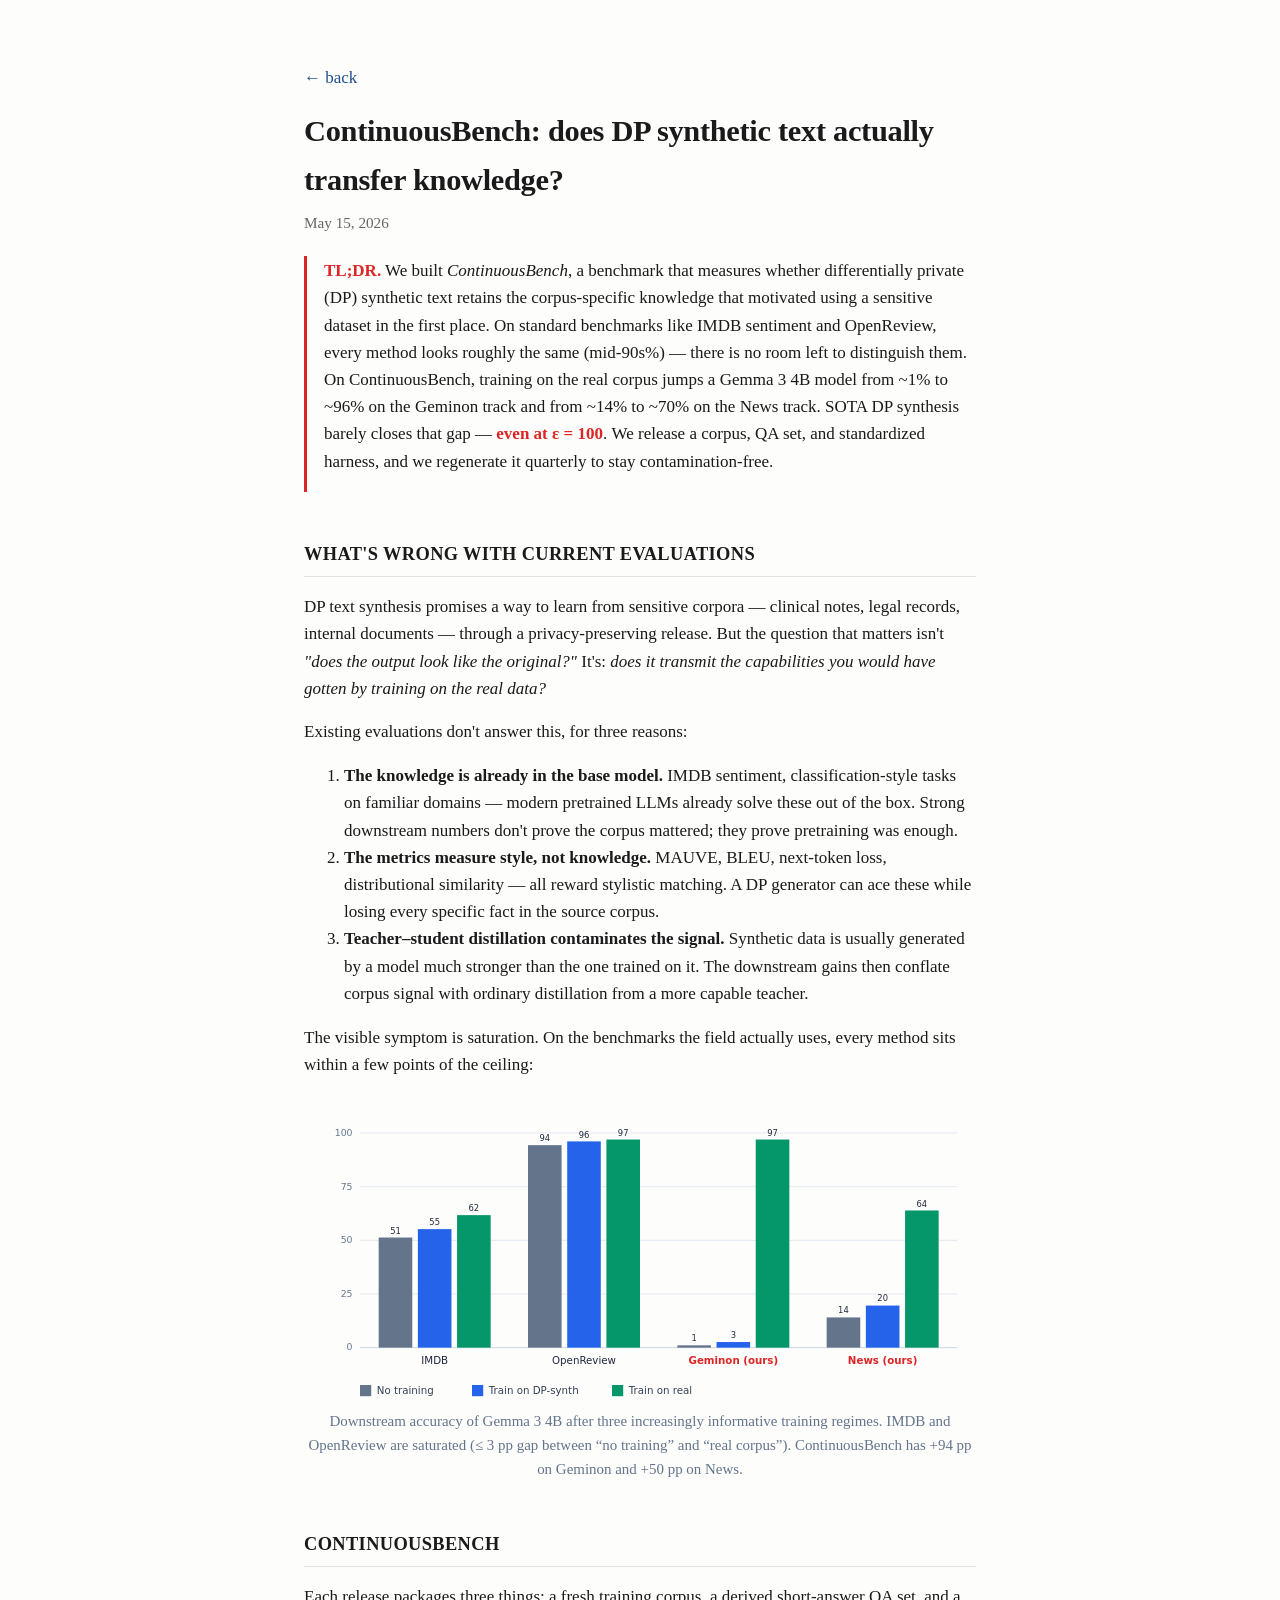
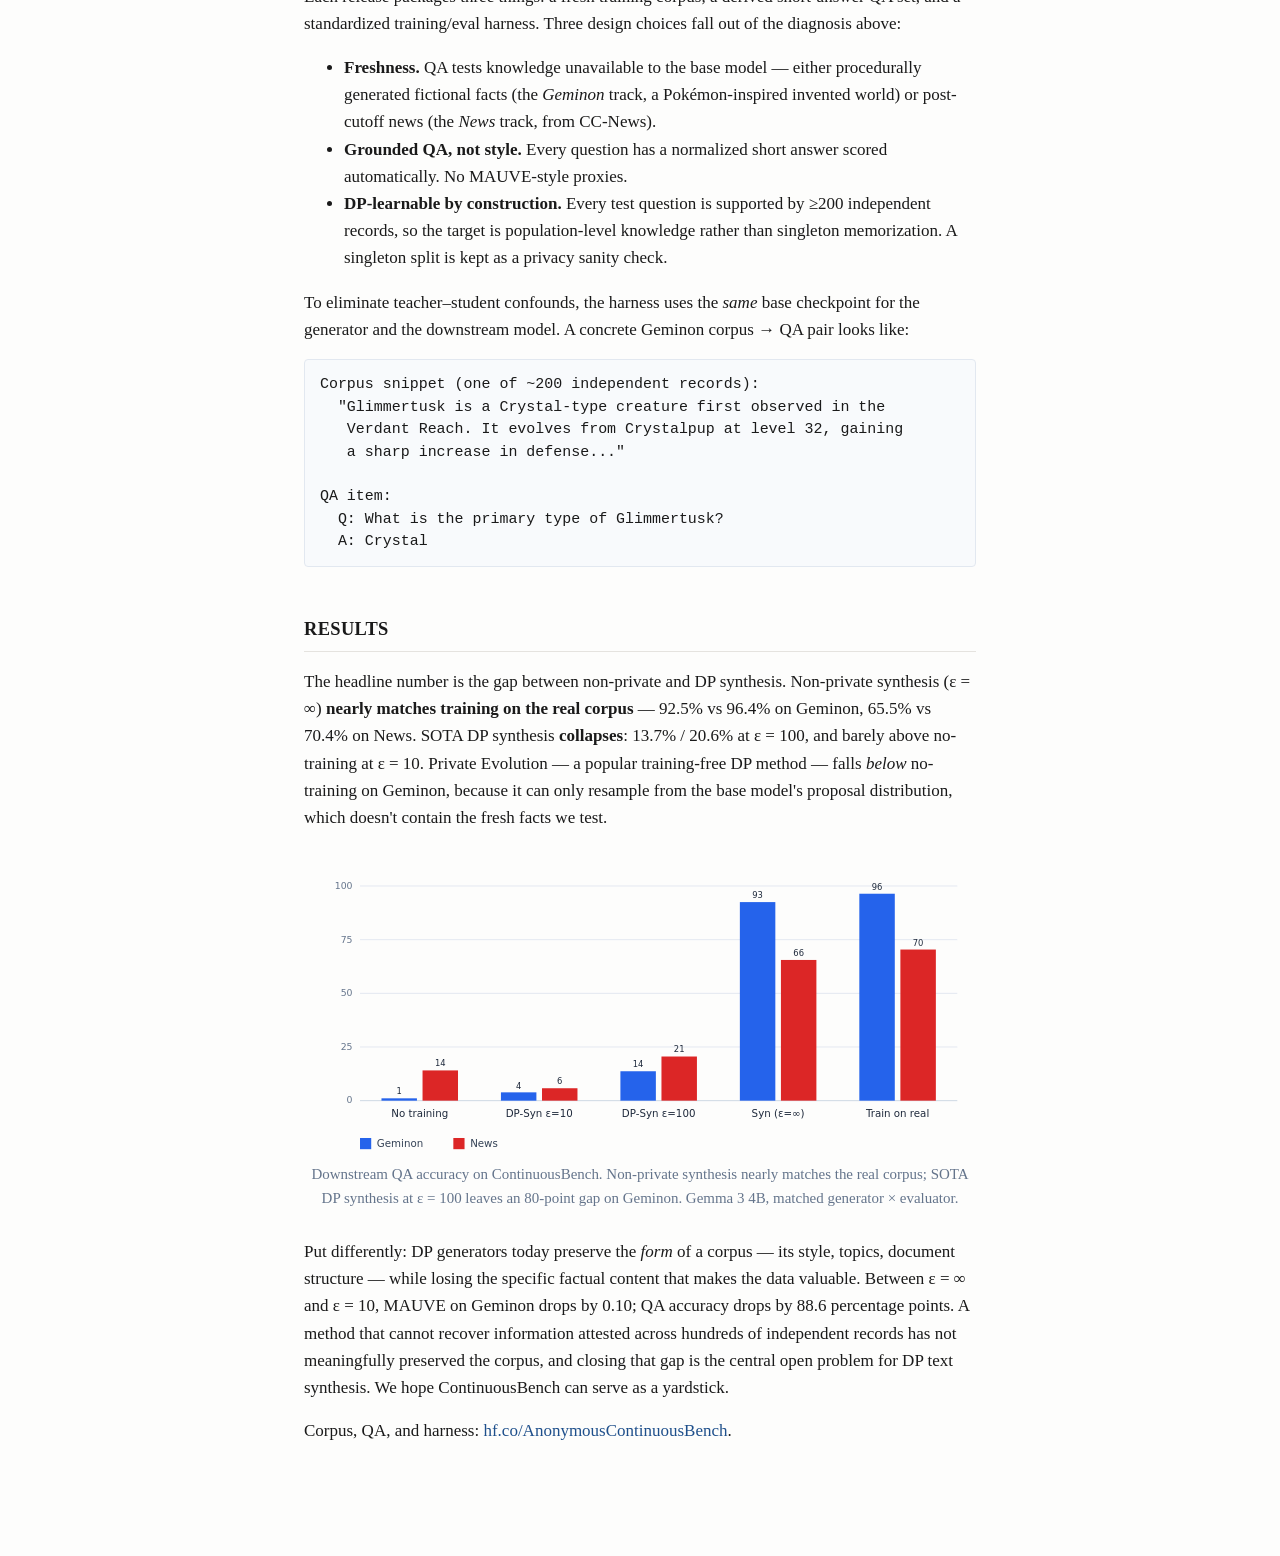
<file: posts/continuousbench_v1.html>
<!DOCTYPE html>
<html lang="en">
<head>
  <meta charset="UTF-8" />
  <meta name="viewport" content="width=device-width, initial-scale=1.0" />
  <title>ContinuousBench — Peihan Liu</title>
  <link rel="stylesheet" href="../styles.css" />
  <style>
    figure { margin: 1.6em 0; }
    figure svg { display: block; width: 100%; height: auto; max-width: 720px; margin: 0 auto; }
    figcaption { color: #64748B; font-size: 0.88em; text-align: center; margin-top: 0.4em; }
    pre.qa { background: #F8FAFC; border: 1px solid #E2E8F0; padding: 0.9em 1em; border-radius: 4px; font-size: 0.88em; line-height: 1.5; overflow-x: auto; }
    .tldr { border-left: 3px solid #DC2626; padding: 0.1em 0 0.1em 1em; margin: 1.2em 0 1.6em; }
    .tldr strong { color: #DC2626; }
  </style>
</head>
<body>
  <main>
    <p><a href="../index.html">&larr; back</a></p>
    <article>
      <h1>ContinuousBench: does DP synthetic text actually transfer knowledge?</h1>
      <p class="tagline"><time datetime="2026-05-15">May 15, 2026</time></p>

      <div class="tldr">
        <p>
          <strong>TL;DR.</strong> We built <em>ContinuousBench</em>, a benchmark that measures
          whether differentially private (DP) synthetic text retains the corpus-specific knowledge
          that motivated using a sensitive dataset in the first place. On standard benchmarks like
          IMDB sentiment and OpenReview, every method looks roughly the same (mid-90s%) — there is
          no room left to distinguish them. On ContinuousBench, training on the real corpus jumps a
          Gemma 3 4B model from ~1% to ~96% on the Geminon track and from ~14% to ~70% on the News
          track. SOTA DP synthesis barely closes that gap — <strong>even at ε = 100</strong>. We
          release a corpus, QA set, and standardized harness, and we regenerate it quarterly to
          stay contamination-free.
        </p>
      </div>

      <h2>What's wrong with current evaluations</h2>

      <p>
        DP text synthesis promises a way to learn from sensitive corpora — clinical notes, legal
        records, internal documents — through a privacy-preserving release. But the question that
        matters isn't <em>"does the output look like the original?"</em> It's: <em>does it transmit
        the capabilities you would have gotten by training on the real data?</em>
      </p>

      <p>Existing evaluations don't answer this, for three reasons:</p>

      <ol>
        <li>
          <strong>The knowledge is already in the base model.</strong> IMDB sentiment,
          classification-style tasks on familiar domains — modern pretrained LLMs already solve
          these out of the box. Strong downstream numbers don't prove the corpus mattered; they
          prove pretraining was enough.
        </li>
        <li>
          <strong>The metrics measure style, not knowledge.</strong> MAUVE, BLEU, next-token loss,
          distributional similarity — all reward stylistic matching. A DP generator can ace these
          while losing every specific fact in the source corpus.
        </li>
        <li>
          <strong>Teacher–student distillation contaminates the signal.</strong> Synthetic data is
          usually generated by a model much stronger than the one trained on it. The downstream
          gains then conflate corpus signal with ordinary distillation from a more capable teacher.
        </li>
      </ol>

      <p>
        The visible symptom is saturation. On the benchmarks the field actually uses, every method
        sits within a few points of the ceiling:
      </p>

      <figure>
        <svg viewBox="0 0 720 320" xmlns="http://www.w3.org/2000/svg" role="img"
             aria-label="Bar chart comparing No training, DP-synth, and Train on real across IMDB, OpenReview, Geminon, and News">
          <defs>
            <style>
              .grid { stroke: #E2E8F0; stroke-width: 1; }
              .ax   { stroke: #CBD5E1; stroke-width: 1; }
              .tk   { fill: #64748B; font: 10px -apple-system, system-ui, sans-serif; }
              .xl   { fill: #1E293B; font: 11.5px -apple-system, system-ui, sans-serif; text-anchor: middle; }
              .vl   { fill: #1E293B; font: 9px -apple-system, system-ui, sans-serif; text-anchor: middle; }
              .lg   { fill: #334155; font: 11px -apple-system, system-ui, sans-serif; }
            </style>
          </defs>
          <!-- Plot area: x 60..700 (640 wide), y 30..260 (230 tall) -->
          <!-- Y grid + ticks (0,25,50,75,100) -->
          <g>
            <line x1="60"  y1="260" x2="700" y2="260" class="ax"/>
            <line x1="60"  y1="202.5" x2="700" y2="202.5" class="grid"/>
            <line x1="60"  y1="145" x2="700" y2="145" class="grid"/>
            <line x1="60"  y1="87.5" x2="700" y2="87.5" class="grid"/>
            <line x1="60"  y1="30"  x2="700" y2="30"  class="grid"/>
            <text x="52" y="263" class="tk" text-anchor="end">0</text>
            <text x="52" y="206" class="tk" text-anchor="end">25</text>
            <text x="52" y="148" class="tk" text-anchor="end">50</text>
            <text x="52" y="91"  class="tk" text-anchor="end">75</text>
            <text x="52" y="33"  class="tk" text-anchor="end">100</text>
          </g>

          <!-- 4 groups: IMDB, OpenReview, Geminon, News.  Group width = 160. -->
          <!-- Per group: 3 bars of width 36, gap 6.  Total inner = 3*36 + 2*6 = 120.  Pad each side = 20. -->
          <!-- Heights scaled: h = v * 2.3 (so 100 → 230) -->

          <!-- Group 1: IMDB (centered at 140) -->
          <g>
            <rect x="80"  y="142" width="36" height="118" fill="#64748B"/>
            <rect x="122" y="133" width="36" height="127" fill="#2563EB"/>
            <rect x="164" y="118" width="36" height="142" fill="#059669"/>
            <text x="98"  y="138" class="vl">51</text>
            <text x="140" y="129" class="vl">55</text>
            <text x="182" y="114" class="vl">62</text>
            <text x="140" y="278" class="xl">IMDB</text>
          </g>

          <!-- Group 2: OpenReview (centered at 300) -->
          <g>
            <rect x="240" y="43"  width="36" height="217" fill="#64748B"/>
            <rect x="282" y="39"  width="36" height="221" fill="#2563EB"/>
            <rect x="324" y="37"  width="36" height="223" fill="#059669"/>
            <text x="258" y="39"  class="vl">94</text>
            <text x="300" y="35"  class="vl">96</text>
            <text x="342" y="33"  class="vl">97</text>
            <text x="300" y="278" class="xl">OpenReview</text>
          </g>

          <!-- Group 3: Geminon (centered at 460) -->
          <g>
            <rect x="400" y="257.5" width="36" height="2.5" fill="#64748B"/>
            <rect x="442" y="254"   width="36" height="6"   fill="#2563EB"/>
            <rect x="484" y="37"    width="36" height="223" fill="#059669"/>
            <text x="418" y="253" class="vl">1</text>
            <text x="460" y="250" class="vl">3</text>
            <text x="502" y="33"  class="vl">97</text>
            <text x="460" y="278" class="xl" style="font-weight:600;fill:#DC2626">Geminon (ours)</text>
          </g>

          <!-- Group 4: News (centered at 620) -->
          <g>
            <rect x="560" y="227.6" width="36" height="32.4" fill="#64748B"/>
            <rect x="602" y="214.9" width="36" height="45.1" fill="#2563EB"/>
            <rect x="644" y="113"   width="36" height="147"  fill="#059669"/>
            <text x="578" y="223" class="vl">14</text>
            <text x="620" y="210" class="vl">20</text>
            <text x="662" y="109" class="vl">64</text>
            <text x="620" y="278" class="xl" style="font-weight:600;fill:#DC2626">News (ours)</text>
          </g>

          <!-- Legend -->
          <g transform="translate(60,300)">
            <rect x="0"   y="0" width="12" height="12" fill="#64748B"/>
            <text x="18"  y="10" class="lg">No training</text>
            <rect x="120" y="0" width="12" height="12" fill="#2563EB"/>
            <text x="138" y="10" class="lg">Train on DP-synth</text>
            <rect x="270" y="0" width="12" height="12" fill="#059669"/>
            <text x="288" y="10" class="lg">Train on real</text>
          </g>
        </svg>
        <figcaption>
          Downstream accuracy of Gemma 3 4B after three increasingly informative training regimes.
          IMDB and OpenReview are saturated (≤ 3 pp gap between &ldquo;no training&rdquo; and
          &ldquo;real corpus&rdquo;). ContinuousBench has +94 pp on Geminon and +50 pp on News.
        </figcaption>
      </figure>

      <h2>ContinuousBench</h2>

      <p>
        Each release packages three things: a fresh training corpus, a derived short-answer QA set,
        and a standardized training/eval harness. Three design choices fall out of the diagnosis
        above:
      </p>

      <ul>
        <li>
          <strong>Freshness.</strong> QA tests knowledge unavailable to the base model — either
          procedurally generated fictional facts (the <em>Geminon</em> track, a Pokémon-inspired
          invented world) or post-cutoff news (the <em>News</em> track, from CC-News).
        </li>
        <li>
          <strong>Grounded QA, not style.</strong> Every question has a normalized short answer
          scored automatically. No MAUVE-style proxies.
        </li>
        <li>
          <strong>DP-learnable by construction.</strong> Every test question is supported by ≥200
          independent records, so the target is population-level knowledge rather than singleton
          memorization. A singleton split is kept as a privacy sanity check.
        </li>
      </ul>

      <p>
        To eliminate teacher–student confounds, the harness uses the <em>same</em> base checkpoint
        for the generator and the downstream model. A concrete Geminon corpus → QA pair looks like:
      </p>

<pre class="qa"><code>Corpus snippet (one of ~200 independent records):
  "Glimmertusk is a Crystal-type creature first observed in the
   Verdant Reach. It evolves from Crystalpup at level 32, gaining
   a sharp increase in defense..."

QA item:
  Q: What is the primary type of Glimmertusk?
  A: Crystal</code></pre>

      <h2>Results</h2>

      <p>
        The headline number is the gap between non-private and DP synthesis. Non-private synthesis
        (ε = ∞) <strong>nearly matches training on the real corpus</strong> — 92.5% vs 96.4% on
        Geminon, 65.5% vs 70.4% on News. SOTA DP synthesis <strong>collapses</strong>: 13.7% / 20.6%
        at ε = 100, and barely above no-training at ε = 10. Private Evolution — a popular
        training-free DP method — falls <em>below</em> no-training on Geminon, because it can only
        resample from the base model's proposal distribution, which doesn't contain the fresh facts
        we test.
      </p>

      <figure>
        <svg viewBox="0 0 720 320" xmlns="http://www.w3.org/2000/svg" role="img"
             aria-label="Bar chart of accuracy across five training conditions on Geminon and News">
          <defs>
            <style>
              .grid { stroke: #E2E8F0; stroke-width: 1; }
              .ax   { stroke: #CBD5E1; stroke-width: 1; }
              .tk   { fill: #64748B; font: 10px -apple-system, system-ui, sans-serif; }
              .xl   { fill: #1E293B; font: 11px -apple-system, system-ui, sans-serif; text-anchor: middle; }
              .vl   { fill: #1E293B; font: 9px -apple-system, system-ui, sans-serif; text-anchor: middle; }
              .lg   { fill: #334155; font: 11px -apple-system, system-ui, sans-serif; }
            </style>
          </defs>
          <!-- Plot area: x 60..700 (640 wide), y 30..260 -->
          <line x1="60" y1="260" x2="700" y2="260" class="ax"/>
          <line x1="60" y1="202.5" x2="700" y2="202.5" class="grid"/>
          <line x1="60" y1="145"   x2="700" y2="145"   class="grid"/>
          <line x1="60" y1="87.5"  x2="700" y2="87.5"  class="grid"/>
          <line x1="60" y1="30"    x2="700" y2="30"    class="grid"/>
          <text x="52" y="263" class="tk" text-anchor="end">0</text>
          <text x="52" y="206" class="tk" text-anchor="end">25</text>
          <text x="52" y="148" class="tk" text-anchor="end">50</text>
          <text x="52" y="91"  class="tk" text-anchor="end">75</text>
          <text x="52" y="33"  class="tk" text-anchor="end">100</text>

          <!-- 5 groups, group width 128, 2 bars per group (Geminon, News) -->
          <!-- Bar width 38, gap 6.  Inner = 82.  Pad = 23 each side. -->
          <!-- Height scale: v * 2.3 -->

          <!-- Group 1: No training -->
          <g>
            <rect x="83"  y="257.5" width="38" height="2.5" fill="#2563EB"/>
            <rect x="127" y="227.6" width="38" height="32.4" fill="#DC2626"/>
            <text x="102" y="253" class="vl">1</text>
            <text x="146" y="223" class="vl">14</text>
            <text x="124" y="278" class="xl">No training</text>
          </g>

          <!-- Group 2: DP-Syn ε=10 -->
          <g>
            <rect x="211" y="251.1" width="38" height="8.9"  fill="#2563EB"/>
            <rect x="255" y="246.7" width="38" height="13.3" fill="#DC2626"/>
            <text x="230" y="247" class="vl">4</text>
            <text x="274" y="242" class="vl">6</text>
            <text x="252" y="278" class="xl">DP-Syn ε=10</text>
          </g>

          <!-- Group 3: DP-Syn ε=100 -->
          <g>
            <rect x="339" y="228.5" width="38" height="31.5" fill="#2563EB"/>
            <rect x="383" y="212.7" width="38" height="47.3" fill="#DC2626"/>
            <text x="358" y="224" class="vl">14</text>
            <text x="402" y="208" class="vl">21</text>
            <text x="380" y="278" class="xl">DP-Syn ε=100</text>
          </g>

          <!-- Group 4: Syn ε=∞ -->
          <g>
            <rect x="467" y="47.25" width="38" height="212.75" fill="#2563EB"/>
            <rect x="511" y="109.24" width="38" height="150.76" fill="#DC2626"/>
            <text x="486" y="43" class="vl">93</text>
            <text x="530" y="105" class="vl">66</text>
            <text x="508" y="278" class="xl">Syn (ε=∞)</text>
          </g>

          <!-- Group 5: Train on real -->
          <g>
            <rect x="595" y="38.28" width="38" height="221.72" fill="#2563EB"/>
            <rect x="639" y="98.08" width="38" height="161.92" fill="#DC2626"/>
            <text x="614" y="34" class="vl">96</text>
            <text x="658" y="94" class="vl">70</text>
            <text x="636" y="278" class="xl">Train on real</text>
          </g>

          <!-- Legend -->
          <g transform="translate(60,300)">
            <rect x="0"   y="0" width="12" height="12" fill="#2563EB"/>
            <text x="18"  y="10" class="lg">Geminon</text>
            <rect x="100" y="0" width="12" height="12" fill="#DC2626"/>
            <text x="118" y="10" class="lg">News</text>
          </g>
        </svg>
        <figcaption>
          Downstream QA accuracy on ContinuousBench. Non-private synthesis nearly matches the real
          corpus; SOTA DP synthesis at ε = 100 leaves an 80-point gap on Geminon. Gemma 3 4B,
          matched generator × evaluator.
        </figcaption>
      </figure>

      <p>
        Put differently: DP generators today preserve the <em>form</em> of a corpus — its style,
        topics, document structure — while losing the specific factual content that makes the data
        valuable. Between ε = ∞ and ε = 10, MAUVE on Geminon drops by 0.10; QA accuracy drops by
        88.6 percentage points. A method that cannot recover information attested across hundreds
        of independent records has not meaningfully preserved the corpus, and closing that gap is
        the central open problem for DP text synthesis. We hope ContinuousBench can serve as a
        yardstick.
      </p>

      <p>
        Corpus, QA, and harness:
        <a href="https://hf.co/AnonymousContinuousBench">hf.co/AnonymousContinuousBench</a>.
      </p>
    </article>
  </main>
  <script data-goatcounter="https://peihanliu.goatcounter.com/count"
          async src="//gc.zgo.at/count.js"></script>
</body>
</html>
</file>
<file: styles.css>
:root {
  --fg: #1a1a1a;
  --muted: #666;
  --bg: #fdfdfc;
  --accent: #1e4f8b;
  --accent-soft: #b9d9eb;
  --rule: #e5e3df;
  --max-width: 720px;
}

@media (prefers-color-scheme: dark) {
  :root {
    --fg: #e8e6e3;
    --muted: #9a9690;
    --bg: #121211;
    --accent: #9bcbeb;
    --accent-soft: #2a4a6b;
    --rule: #2a2826;
  }
}

* { box-sizing: border-box; }

html { -webkit-text-size-adjust: 100%; }

body {
  margin: 0;
  background: var(--bg);
  color: var(--fg);
  font-family: "Charter", "Iowan Old Style", "Source Serif Pro",
               Cambria, Georgia, serif;
  font-size: 17px;
  line-height: 1.6;
  -webkit-font-smoothing: antialiased;
}

main {
  max-width: var(--max-width);
  margin: 0 auto;
  padding: 4rem 1.5rem 6rem;
}

header {
  margin-bottom: 2.5rem;
  display: grid;
  grid-template-columns: 120px 1fr;
  gap: 1.5rem;
  align-items: center;
}

.headshot {
  width: 120px;
  height: 120px;
  border-radius: 50%;
  object-fit: cover;
  background: var(--accent-soft);
  border: 1px solid var(--rule);
}

h1 {
  font-size: 1.9rem;
  margin: 0 0 0.4rem;
  letter-spacing: -0.01em;
}

.tagline {
  color: var(--muted);
  margin: 0;
  font-size: 0.95rem;
}

h2 {
  font-size: 1.15rem;
  font-weight: 600;
  margin: 3rem 0 1rem;
  padding-bottom: 0.4rem;
  border-bottom: 1px solid var(--rule);
  letter-spacing: 0.02em;
  text-transform: uppercase;
}

a {
  color: var(--accent);
  text-decoration: none;
  border-bottom: 1px solid transparent;
  transition: border-color 0.15s;
}

a:hover { border-bottom-color: var(--accent); }

p { margin: 0 0 1rem; }

strong { font-weight: 600; }

section { margin-bottom: 1.5rem; }

.entries,
.posts {
  list-style: none;
  padding: 0;
  margin: 0;
}

.entries > li,
.posts > li {
  display: grid;
  grid-template-columns: 9rem 1fr;
  gap: 1rem;
  padding: 0.8rem 0;
  border-top: 1px solid var(--rule);
}

.entries > li {
  padding: 0.55rem 0;
}

.entries > li:first-child,
.posts > li:first-child {
  border-top: none;
  padding-top: 0;
}

.when {
  color: var(--muted);
  font-size: 0.9rem;
  font-variant-numeric: tabular-nums;
}

.advisor {
  color: var(--muted);
  font-size: 0.9rem;
}

figure {
  margin: 1.5rem 0;
}

figure img {
  width: 100%;
  height: auto;
  border-radius: 6px;
  border: 1px solid var(--rule);
  display: block;
}

figcaption {
  color: var(--muted);
  font-size: 0.85rem;
  margin-top: 0.5rem;
  text-align: center;
}

.gallery {
  display: grid;
  grid-template-columns: 1fr 1fr;
  gap: 1rem;
  margin: 1.5rem 0;
}

.gallery figure { margin: 0; }

@media (max-width: 560px) {
  .gallery { grid-template-columns: 1fr; }
}

.pubs {
  padding-left: 1.2rem;
  margin: 0;
}

.pubs > li {
  margin-bottom: 1rem;
}

.pubs .tag {
  color: var(--accent);
}

.pubs .also {
  color: var(--muted);
}

.pubs u {
  text-decoration: none;
  border-bottom: 1px solid var(--fg);
}

.hint {
  color: var(--muted);
  font-size: 0.9rem;
  margin-top: -0.25rem;
}

footer {
  margin-top: 4rem;
  padding-top: 1rem;
  border-top: 1px solid var(--rule);
  color: var(--muted);
  font-size: 0.85rem;
}

footer p { margin: 0; }

@media (max-width: 560px) {
  main { padding: 2.5rem 1.2rem 4rem; }
  h1 { font-size: 1.6rem; }
  header {
    grid-template-columns: 1fr;
    gap: 1rem;
    text-align: left;
  }
  .headshot { width: 96px; height: 96px; }
  .entries > li,
  .posts > li {
    grid-template-columns: 1fr;
    gap: 0.2rem;
  }
  .when { font-size: 0.82rem; }
}
</file>
